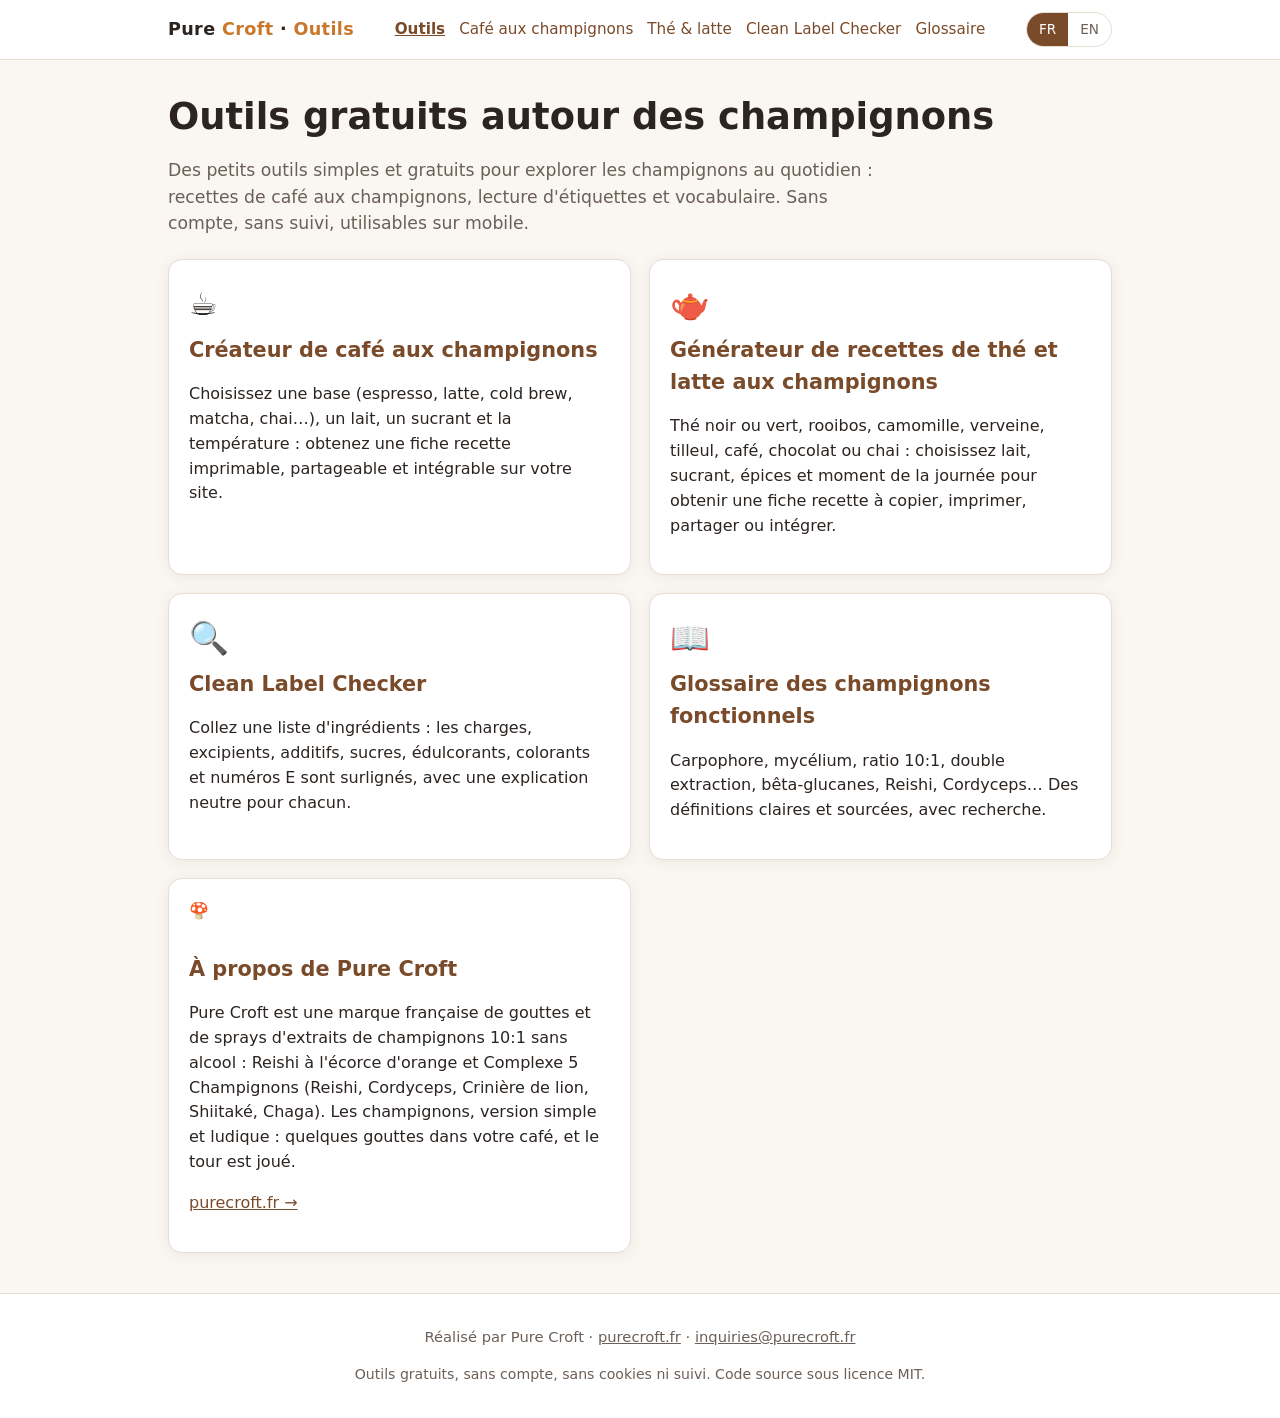
<file: index.html>
<!doctype html>
<html lang="fr" class="lang-fr">
<head>
<meta charset="utf-8">
<meta name="viewport" content="width=device-width, initial-scale=1">
<title>Outils gratuits autour des champignons | Pure Croft</title>
<meta name="description" content="Outils gratuits Pure Croft : créateur de café aux champignons, générateur de thés et lattes aux champignons, vérificateur d&#x27;étiquettes clean label et glossaire des champignons fonctionnels. Sans compte ni suivi.">
<meta name="pc-title-fr" content="Outils gratuits autour des champignons | Pure Croft">
<meta name="pc-title-en" content="Free mushroom tools | Pure Croft">
<link rel="canonical" href="https://purecroft.github.io/tools/">
<link rel="alternate" hreflang="fr" href="https://purecroft.github.io/tools/">
<link rel="alternate" hreflang="en" href="https://purecroft.github.io/tools/?lang=en">
<link rel="alternate" hreflang="x-default" href="https://purecroft.github.io/tools/">
<meta name="robots" content="index,follow">
<meta name="author" content="Pure Croft">
<meta name="theme-color" content="#7a4b2a">
<meta property="og:type" content="website">
<meta property="og:site_name" content="Pure Croft Tools">
<meta property="og:title" content="Outils gratuits autour des champignons | Pure Croft">
<meta property="og:description" content="Outils gratuits Pure Croft : créateur de café aux champignons, générateur de thés et lattes aux champignons, vérificateur d&#x27;étiquettes clean label et glossaire des champignons fonctionnels. Sans compte ni suivi.">
<meta property="og:url" content="https://purecroft.github.io/tools/">
<meta property="og:image" content="https://purecroft.github.io/tools/assets/og-index.png">
<meta property="og:image:width" content="1200">
<meta property="og:image:height" content="630">
<meta property="og:locale" content="fr_FR">
<meta property="og:locale:alternate" content="en_GB">
<meta name="twitter:card" content="summary_large_image">
<meta name="twitter:title" content="Free mushroom tools | Pure Croft">
<meta name="twitter:description" content="Free Pure Croft tools: mushroom coffee recipe builder, mushroom tea &amp; latte recipe generator, clean label ingredient checker and functional mushroom glossary. No account, no tracking.">
<meta name="twitter:image" content="https://purecroft.github.io/tools/assets/og-index.png">
<link rel="icon" href="assets/favicon.svg" type="image/svg+xml">
<link rel="stylesheet" href="assets/style.css">

<script src="assets/common.js"></script>
<script type="application/ld+json">
{
 "@context": "https://schema.org",
 "@graph": [
  {
   "@type": "WebSite",
   "name": "Pure Croft Tools",
   "url": "https://purecroft.github.io/tools/",
   "inLanguage": [
    "fr",
    "en"
   ],
   "publisher": {
    "@type": "Organization",
    "name": "Pure Croft",
    "url": "https://purecroft.fr/",
    "email": "inquiries@purecroft.fr"
   }
  },
  {
   "@type": "ItemList",
   "itemListElement": [
    {
     "@type": "ListItem",
     "position": 1,
     "url": "https://purecroft.github.io/tools/mushroom-coffee-builder/",
     "name": "Créateur de café aux champignons / Mushroom Coffee Builder"
    },
    {
     "@type": "ListItem",
     "position": 2,
     "url": "https://purecroft.github.io/tools/tea-latte/",
     "name": "Générateur de recettes de thé et latte aux champignons / Mushroom Tea & Latte Recipe Generator"
    },
    {
     "@type": "ListItem",
     "position": 3,
     "url": "https://purecroft.github.io/tools/clean-label-checker/",
     "name": "Clean Label Checker"
    },
    {
     "@type": "ListItem",
     "position": 4,
     "url": "https://purecroft.github.io/tools/glossary/",
     "name": "Glossaire des champignons fonctionnels / Functional mushroom glossary"
    }
   ]
  }
 ]
}
</script>

</head>
<body>
<a class="skip" href="#main"><span class="l-fr">Aller au contenu</span><span class="l-en" lang="en">Skip to content</span></a>
<header class="site"><div class="wrap">
<a class="logo" href="">Pure <span>Croft</span> · <span class="l-fr">Outils</span><span class="l-en" lang="en">Tools</span></a>
<nav class="tools" aria-label="Outils / Tools"><a href="" aria-current="page"><span class="l-fr">Outils</span><span class="l-en" lang="en">Tools</span></a><a href="mushroom-coffee-builder/"><span class="l-fr">Café aux champignons</span><span class="l-en" lang="en">Mushroom coffee</span></a><a href="tea-latte/"><span class="l-fr">Thé & latte</span><span class="l-en" lang="en">Tea & latte</span></a><a href="clean-label-checker/"><span class="l-fr">Clean Label Checker</span><span class="l-en" lang="en">Clean Label Checker</span></a><a href="glossary/"><span class="l-fr">Glossaire</span><span class="l-en" lang="en">Glossary</span></a></nav>
<div class="langswitch" role="group" aria-label="Langue / Language"><button type="button" data-lang="fr" aria-pressed="true">FR</button><button type="button" data-lang="en" aria-pressed="false">EN</button></div>
</div></header>
<main id="main"><div class="wrap">

<h1><span class="l-fr">Outils gratuits autour des champignons</span><span class="l-en" lang="en">Free mushroom tools</span></h1>
<p class="lede"><span class="l-fr">Des petits outils simples et gratuits pour explorer les champignons au quotidien : recettes de café aux champignons, lecture d'étiquettes et vocabulaire. Sans compte, sans suivi, utilisables sur mobile.</span><span class="l-en" lang="en">Small, simple and free tools to explore mushrooms in everyday life: mushroom coffee recipes, label reading and vocabulary. No account, no tracking, mobile friendly.</span></p>
<div class="grid two" style="margin-top:22px">
<a class="card tile" href="mushroom-coffee-builder/"><div class="emoji" aria-hidden="true">☕</div>
<h2><span class="l-fr">Créateur de café aux champignons</span><span class="l-en" lang="en">Mushroom Coffee Builder</span></h2>
<p><span class="l-fr">Choisissez une base (espresso, latte, cold brew, matcha, chai…), un lait, un sucrant et la température : obtenez une fiche recette imprimable, partageable et intégrable sur votre site.</span><span class="l-en" lang="en">Pick a base (espresso, latte, cold brew, matcha, chai…), milk, sweetener and temperature: get a printable, shareable recipe card you can also embed on your site.</span></p></a>
<a class="card tile" href="tea-latte/"><div class="emoji" aria-hidden="true">🫖</div>
<h2><span class="l-fr">Générateur de recettes de thé et latte aux champignons</span><span class="l-en" lang="en">Mushroom Tea & Latte Recipe Generator</span></h2>
<p><span class="l-fr">Thé noir ou vert, rooibos, camomille, verveine, tilleul, café, chocolat ou chai : choisissez lait, sucrant, épices et moment de la journée pour obtenir une fiche recette à copier, imprimer, partager ou intégrer.</span><span class="l-en" lang="en">Black or green tea, rooibos, chamomile, verbena, linden, coffee, cocoa or chai: pick milk, sweetener, spices and time of day to get a recipe card to copy, print, share or embed.</span></p></a>
<a class="card tile" href="clean-label-checker/"><div class="emoji" aria-hidden="true">🔍</div>
<h2><span class="l-fr">Clean Label Checker</span><span class="l-en" lang="en">Clean Label Checker</span></h2>
<p><span class="l-fr">Collez une liste d'ingrédients : les charges, excipients, additifs, sucres, édulcorants, colorants et numéros E sont surlignés, avec une explication neutre pour chacun.</span><span class="l-en" lang="en">Paste an ingredient list: fillers, excipients, additives, sugars, sweeteners, colours and E-numbers are highlighted, each with a neutral one-line explanation.</span></p></a>
<a class="card tile" href="glossary/"><div class="emoji" aria-hidden="true">📖</div>
<h2><span class="l-fr">Glossaire des champignons fonctionnels</span><span class="l-en" lang="en">Functional mushroom glossary</span></h2>
<p><span class="l-fr">Carpophore, mycélium, ratio 10:1, double extraction, bêta-glucanes, Reishi, Cordyceps… Des définitions claires et sourcées, avec recherche.</span><span class="l-en" lang="en">Fruiting body, mycelium, 10:1 ratio, dual extraction, beta-glucans, Reishi, Cordyceps… Clear, sourced definitions with search.</span></p></a>
<div class="card"><div class="emoji" aria-hidden="true">🍄</div>
<h2 style="color:var(--brand)"><span class="l-fr">À propos de Pure Croft</span><span class="l-en" lang="en">About Pure Croft</span></h2>
<p><span class="l-fr">Pure Croft est une marque française de gouttes et de sprays d'extraits de champignons 10:1 sans alcool : Reishi à l'écorce d'orange et Complexe 5 Champignons (Reishi, Cordyceps, Crinière de lion, Shiitaké, Chaga). Les champignons, version simple et ludique : quelques gouttes dans votre café, et le tour est joué.</span><span class="l-en" lang="en">Pure Croft is a French brand of alcohol-free 10:1 mushroom extract drops and sprays: Reishi with orange peel and the 5-Mushroom Complex (Reishi, Cordyceps, Lion's Mane, Shiitake, Chaga). Mushrooms made fun and convenient: a few drops in your coffee and you're done.</span></p>
<p><a href="https://purecroft.fr/">purecroft.fr →</a></p></div>
</div>

</div></main>
<footer class="site"><div class="wrap">
<p><span class="l-fr">Réalisé par</span><span class="l-en" lang="en">Made by</span> Pure Croft · <a href="https://purecroft.fr/">purecroft.fr</a> · <a href="mailto:inquiries@purecroft.fr">inquiries@purecroft.fr</a></p>
<p class="note"><span class="l-fr">Outils gratuits, sans compte, sans cookies ni suivi. Code source sous licence MIT.</span><span class="l-en" lang="en">Free tools, no account, no cookies, no tracking. Source code under the MIT licence.</span></p>
</div></footer>
</body>
</html>
</file>
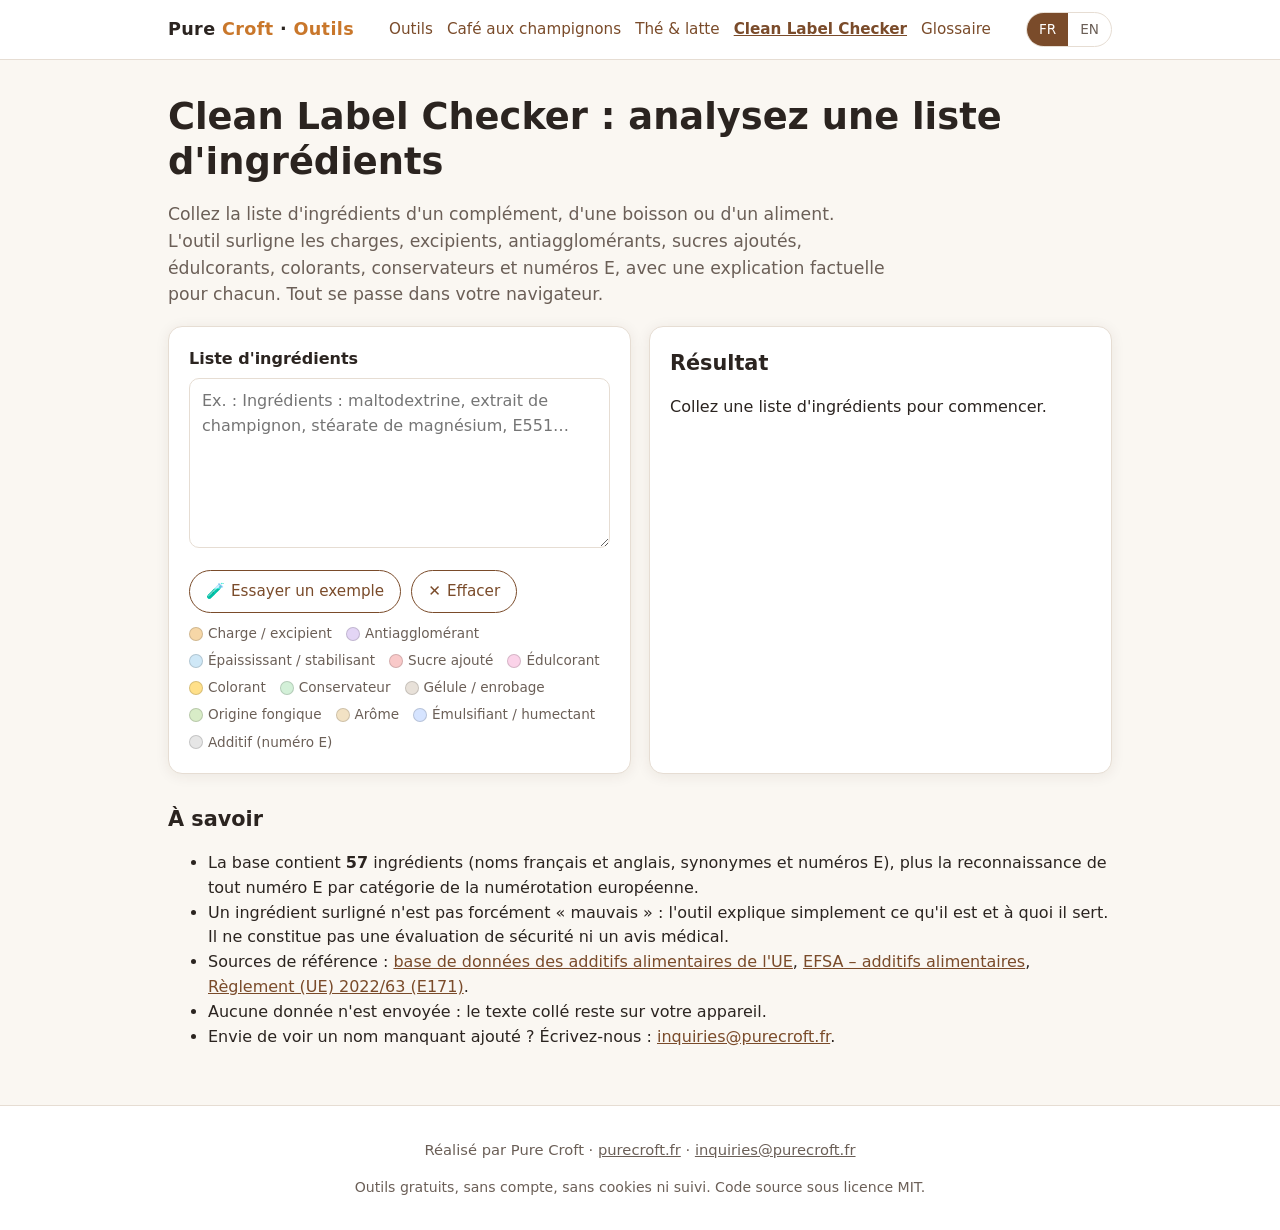
<file: clean-label-checker/index.html>
<!doctype html>
<html lang="fr" class="lang-fr">
<head>
<meta charset="utf-8">
<meta name="viewport" content="width=device-width, initial-scale=1">
<title>Clean Label Checker – analyse gratuite de liste d&#x27;ingrédients | Pure Croft</title>
<meta name="description" content="Collez une liste d&#x27;ingrédients : maltodextrine, stéarate de magnésium, dioxyde de silicium, carraghénane, édulcorants, colorants et numéros E sont surlignés et expliqués. Gratuit, sans suivi.">
<meta name="pc-title-fr" content="Clean Label Checker – analyse gratuite de liste d&#x27;ingrédients | Pure Croft">
<meta name="pc-title-en" content="Clean Label Checker – free ingredient list scanner | Pure Croft">
<link rel="canonical" href="https://purecroft.github.io/tools/clean-label-checker/">
<link rel="alternate" hreflang="fr" href="https://purecroft.github.io/tools/clean-label-checker/">
<link rel="alternate" hreflang="en" href="https://purecroft.github.io/tools/clean-label-checker/?lang=en">
<link rel="alternate" hreflang="x-default" href="https://purecroft.github.io/tools/clean-label-checker/">
<meta name="robots" content="index,follow">
<meta name="author" content="Pure Croft">
<meta name="theme-color" content="#7a4b2a">
<meta property="og:type" content="website">
<meta property="og:site_name" content="Pure Croft Tools">
<meta property="og:title" content="Clean Label Checker – analyse gratuite de liste d&#x27;ingrédients | Pure Croft">
<meta property="og:description" content="Collez une liste d&#x27;ingrédients : maltodextrine, stéarate de magnésium, dioxyde de silicium, carraghénane, édulcorants, colorants et numéros E sont surlignés et expliqués. Gratuit, sans suivi.">
<meta property="og:url" content="https://purecroft.github.io/tools/clean-label-checker/">
<meta property="og:image" content="https://purecroft.github.io/tools/assets/og-clean-label-checker.png">
<meta property="og:image:width" content="1200">
<meta property="og:image:height" content="630">
<meta property="og:locale" content="fr_FR">
<meta property="og:locale:alternate" content="en_GB">
<meta name="twitter:card" content="summary_large_image">
<meta name="twitter:title" content="Clean Label Checker – free ingredient list scanner | Pure Croft">
<meta name="twitter:description" content="Paste an ingredient list: maltodextrin, magnesium stearate, silicon dioxide, carrageenan, sweeteners, colours and E-numbers are highlighted and explained. Free, no tracking.">
<meta name="twitter:image" content="https://purecroft.github.io/tools/assets/og-clean-label-checker.png">
<link rel="icon" href="../assets/favicon.svg" type="image/svg+xml">
<link rel="stylesheet" href="../assets/style.css">
<style>
.hl{white-space:pre-wrap;word-wrap:break-word;line-height:1.9;background:#fff;border:1px solid var(--line);border-radius:10px;padding:12px}
.hl mark{border-radius:4px;padding:1px 2px;color:inherit}
.cat h3{font-size:1.02rem;margin:1.1em 0 .4em;display:flex;align-items:center;gap:8px}
.cat ul{margin:0;padding-left:1.2em}.cat li{margin:.5em 0}
.dot{display:inline-block;width:14px;height:14px;border-radius:50%;border:1px solid rgba(0,0,0,.15);flex:none}
.enum{font-size:.78rem;background:var(--accent);border-radius:6px;padding:1px 6px;margin-left:4px}
.legend{display:flex;flex-wrap:wrap;gap:6px 14px;font-size:.85rem;color:var(--muted);margin-top:10px}
.leg{display:inline-flex;align-items:center;gap:5px}
</style>
<script src="../assets/common.js"></script>
<script type="application/ld+json">
{
 "@context": "https://schema.org",
 "@type": "WebApplication",
 "name": "Clean Label Checker",
 "description": "Outil gratuit qui surligne charges, excipients et additifs dans une liste d'ingrédients. Free tool highlighting fillers, excipients and additives in an ingredient list.",
 "url": "https://purecroft.github.io/tools/clean-label-checker/",
 "applicationCategory": "UtilitiesApplication",
 "operatingSystem": "Any",
 "browserRequirements": "Requires JavaScript",
 "inLanguage": [
  "fr",
  "en"
 ],
 "isAccessibleForFree": true,
 "offers": {
  "@type": "Offer",
  "price": "0",
  "priceCurrency": "EUR"
 },
 "publisher": {
  "@type": "Organization",
  "name": "Pure Croft",
  "url": "https://purecroft.fr/",
  "email": "inquiries@purecroft.fr"
 },
 "creator": {
  "@type": "Organization",
  "name": "Pure Croft",
  "url": "https://purecroft.fr/",
  "email": "inquiries@purecroft.fr"
 },
 "license": "https://opensource.org/licenses/MIT"
}
</script>
<script src="data.js" defer></script><script src="app.js" defer></script>
</head>
<body>
<a class="skip" href="#main"><span class="l-fr">Aller au contenu</span><span class="l-en" lang="en">Skip to content</span></a>
<header class="site"><div class="wrap">
<a class="logo" href="../">Pure <span>Croft</span> · <span class="l-fr">Outils</span><span class="l-en" lang="en">Tools</span></a>
<nav class="tools" aria-label="Outils / Tools"><a href="../"><span class="l-fr">Outils</span><span class="l-en" lang="en">Tools</span></a><a href="../mushroom-coffee-builder/"><span class="l-fr">Café aux champignons</span><span class="l-en" lang="en">Mushroom coffee</span></a><a href="../tea-latte/"><span class="l-fr">Thé & latte</span><span class="l-en" lang="en">Tea & latte</span></a><a href="../clean-label-checker/" aria-current="page"><span class="l-fr">Clean Label Checker</span><span class="l-en" lang="en">Clean Label Checker</span></a><a href="../glossary/"><span class="l-fr">Glossaire</span><span class="l-en" lang="en">Glossary</span></a></nav>
<div class="langswitch" role="group" aria-label="Langue / Language"><button type="button" data-lang="fr" aria-pressed="true">FR</button><button type="button" data-lang="en" aria-pressed="false">EN</button></div>
</div></header>
<main id="main"><div class="wrap">

<h1><span class="l-fr">Clean Label Checker : analysez une liste d'ingrédients</span><span class="l-en" lang="en">Clean Label Checker: scan an ingredient list</span></h1>
<p class="lede"><span class="l-fr">Collez la liste d'ingrédients d'un complément, d'une boisson ou d'un aliment. L'outil surligne les charges, excipients, antiagglomérants, sucres ajoutés, édulcorants, colorants, conservateurs et numéros E, avec une explication factuelle pour chacun. Tout se passe dans votre navigateur.</span><span class="l-en" lang="en">Paste the ingredient list of a supplement, drink or food. The tool highlights fillers, excipients, anti-caking agents, added sugars, sweeteners, colours, preservatives and E-numbers, with a factual explanation for each. Everything runs in your browser.</span></p>
<div class="grid two" style="margin-top:18px">
<div class="card">
<label for="ingredients"><span class="l-fr">Liste d'ingrédients</span><span class="l-en" lang="en">Ingredient list</span></label>
<textarea id="ingredients" spellcheck="false" data-fr-placeholder="Ex. : Ingrédients : maltodextrine, extrait de champignon, stéarate de magnésium, E551…" data-en-placeholder="e.g. Ingredients: maltodextrin, mushroom extract, magnesium stearate, E551…" placeholder="Ex. : Ingrédients : maltodextrine, extrait de champignon, stéarate de magnésium, E551…"></textarea>
<div class="actions"><button type="button" class="btn ghost" id="btn-sample">🧪 <span class="l-fr">Essayer un exemple</span><span class="l-en" lang="en">Try an example</span></button><button type="button" class="btn ghost" id="btn-clear">✕ <span class="l-fr">Effacer</span><span class="l-en" lang="en">Clear</span></button></div>
<div class="legend" id="legend" aria-label="Legend"></div>
</div>
<div class="card" aria-live="polite">
<h2 style="margin-top:0"><span class="l-fr">Résultat</span><span class="l-en" lang="en">Result</span></h2>
<p id="summary"></p>
<div id="result-wrap" hidden>
<div class="hl" id="highlighted"></div>
<div id="results"></div>
</div>
</div>
</div>
<section>
<h2><span class="l-fr">À savoir</span><span class="l-en" lang="en">Good to know</span></h2>
<ul>
<li><span class="l-fr">La base contient <strong id="dict-count">…</strong> ingrédients (noms français et anglais, synonymes et numéros E), plus la reconnaissance de tout numéro E par catégorie de la numérotation européenne.</span><span class="l-en" lang="en">The dictionary holds <strong id="dict-count-en">…</strong> ingredients (French and English names, synonyms and E-numbers), plus recognition of any E-number by its EU numbering category.</span></li>
<li><span class="l-fr">Un ingrédient surligné n'est pas forcément « mauvais » : l'outil explique simplement ce qu'il est et à quoi il sert. Il ne constitue pas une évaluation de sécurité ni un avis médical.</span><span class="l-en" lang="en">A highlighted ingredient is not necessarily 'bad': the tool simply explains what it is and what it is used for. It is not a safety assessment or medical advice.</span></li>
<li><span class="l-fr">Sources de référence : <a href="https://food.ec.europa.eu/food-safety/food-improvement-agents/additives/database_en">base de données des additifs alimentaires de l'UE</a>, <a href="https://www.efsa.europa.eu/en/topics/topic/food-additives">EFSA – additifs alimentaires</a>, <a href="https://eur-lex.europa.eu/eli/reg/2022/63/oj">Règlement (UE) 2022/63 (E171)</a>.</span><span class="l-en" lang="en">Reference sources: <a href="https://food.ec.europa.eu/food-safety/food-improvement-agents/additives/database_en">EU food additives database</a>, <a href="https://www.efsa.europa.eu/en/topics/topic/food-additives">EFSA – food additives</a>, <a href="https://eur-lex.europa.eu/eli/reg/2022/63/oj">Regulation (EU) 2022/63 (E171)</a>.</span></li>
<li><span class="l-fr">Aucune donnée n'est envoyée : le texte collé reste sur votre appareil.</span><span class="l-en" lang="en">No data is sent anywhere: the text you paste stays on your device.</span></li>
<li><span class="l-fr">Envie de voir un nom manquant ajouté ? Écrivez-nous : <a href="mailto:inquiries@purecroft.fr">inquiries@purecroft.fr</a>.</span><span class="l-en" lang="en">Missing an ingredient? Tell us: <a href="mailto:inquiries@purecroft.fr">inquiries@purecroft.fr</a>.</span></li>
</ul>
</section>

</div></main>
<footer class="site"><div class="wrap">
<p><span class="l-fr">Réalisé par</span><span class="l-en" lang="en">Made by</span> Pure Croft · <a href="https://purecroft.fr/">purecroft.fr</a> · <a href="mailto:inquiries@purecroft.fr">inquiries@purecroft.fr</a></p>
<p class="note"><span class="l-fr">Outils gratuits, sans compte, sans cookies ni suivi. Code source sous licence MIT.</span><span class="l-en" lang="en">Free tools, no account, no cookies, no tracking. Source code under the MIT licence.</span></p>
</div></footer>
</body>
</html>
</file>
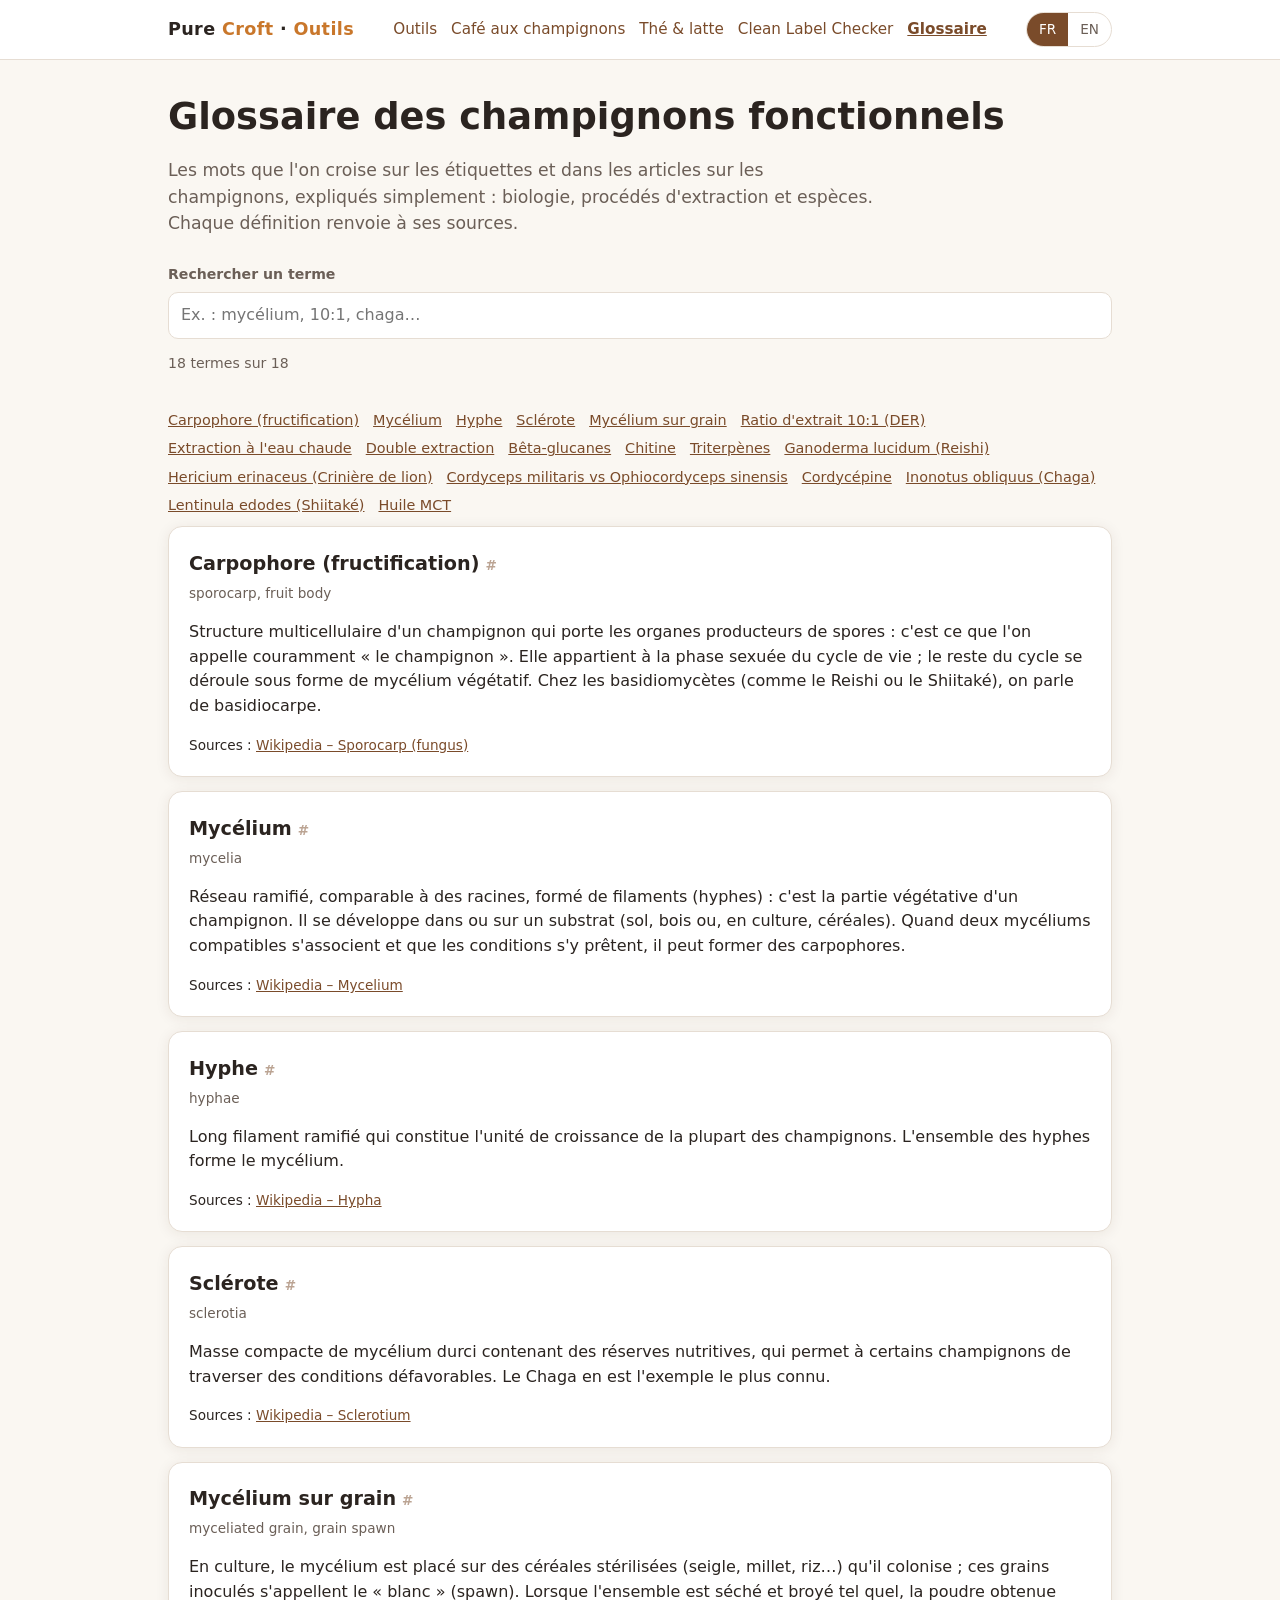
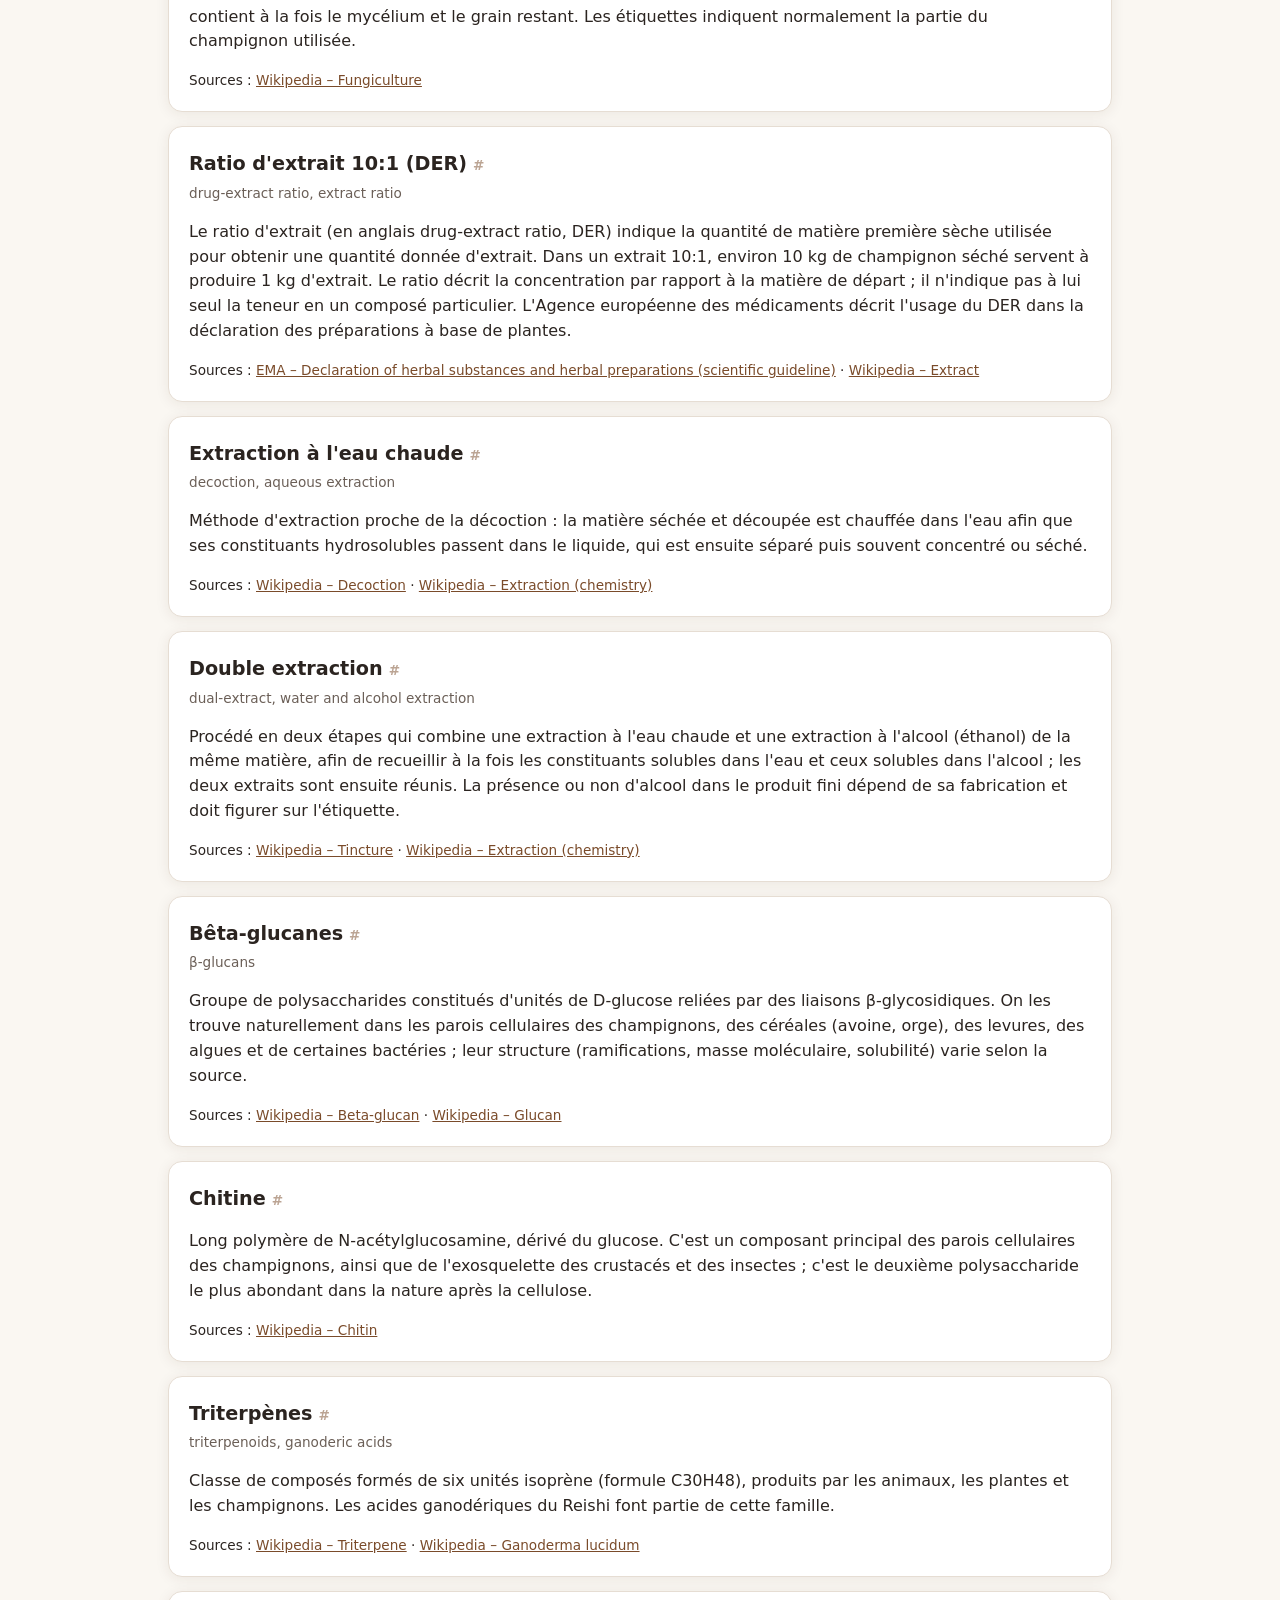
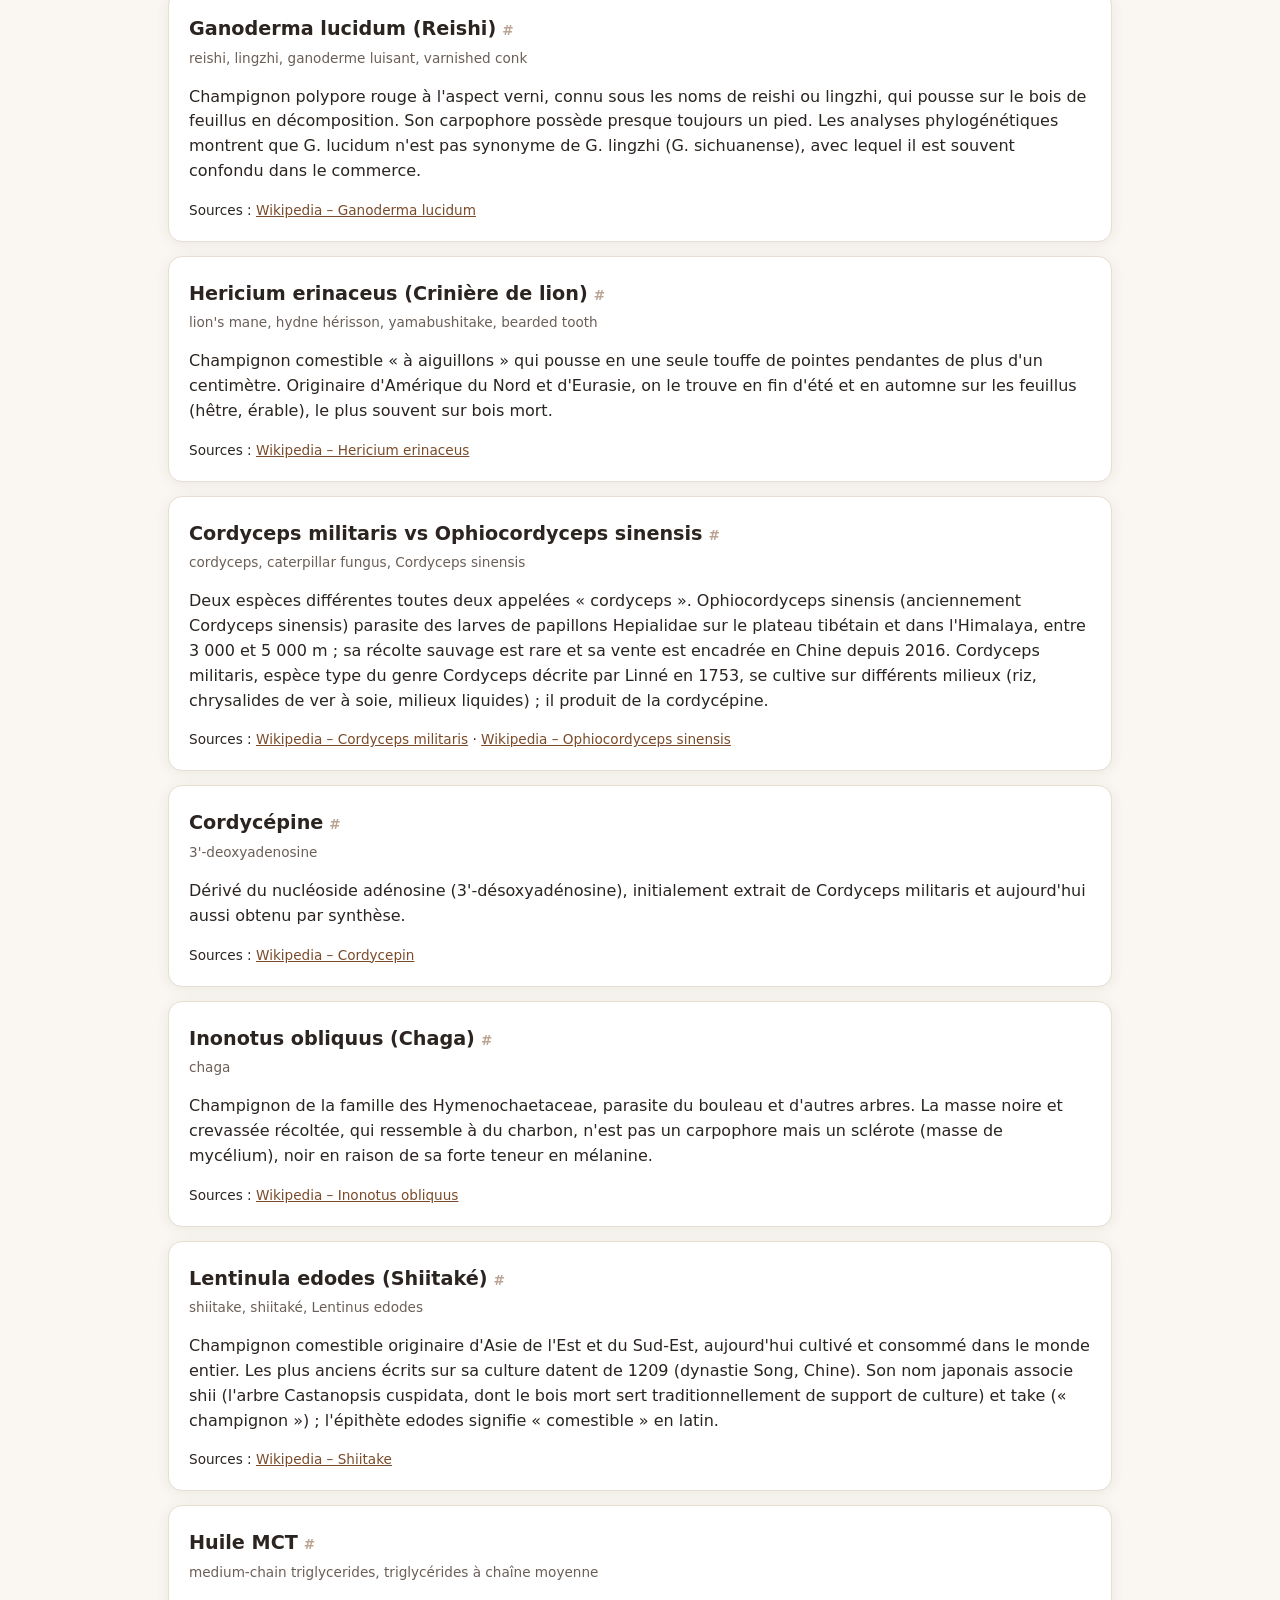
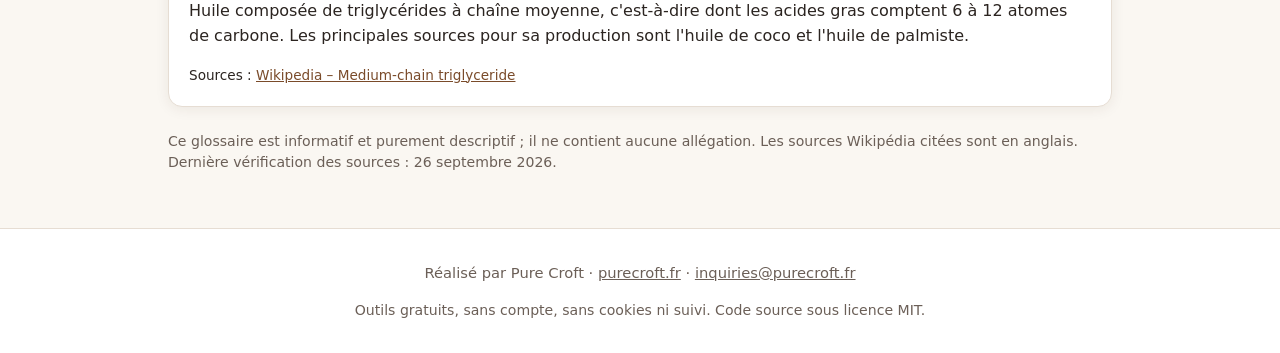
<file: glossary/index.html>
<!doctype html>
<html lang="fr" class="lang-fr">
<head>
<meta charset="utf-8">
<meta name="viewport" content="width=device-width, initial-scale=1">
<title>Glossaire des champignons fonctionnels : carpophore, mycélium, 10:1… | Pure Croft</title>
<meta name="description" content="Définitions claires et sourcées : carpophore, mycélium, ratio d&#x27;extrait 10:1, extraction à l&#x27;eau chaude, double extraction, bêta-glucanes, Reishi, Crinière de lion, Cordyceps, Chaga, Shiitaké.">
<meta name="pc-title-fr" content="Glossaire des champignons fonctionnels : carpophore, mycélium, 10:1… | Pure Croft">
<meta name="pc-title-en" content="Functional mushroom glossary: fruiting body, mycelium, 10:1… | Pure Croft">
<link rel="canonical" href="https://purecroft.github.io/tools/glossary/">
<link rel="alternate" hreflang="fr" href="https://purecroft.github.io/tools/glossary/">
<link rel="alternate" hreflang="en" href="https://purecroft.github.io/tools/glossary/?lang=en">
<link rel="alternate" hreflang="x-default" href="https://purecroft.github.io/tools/glossary/">
<meta name="robots" content="index,follow">
<meta name="author" content="Pure Croft">
<meta name="theme-color" content="#7a4b2a">
<meta property="og:type" content="website">
<meta property="og:site_name" content="Pure Croft Tools">
<meta property="og:title" content="Glossaire des champignons fonctionnels : carpophore, mycélium, 10:1… | Pure Croft">
<meta property="og:description" content="Définitions claires et sourcées : carpophore, mycélium, ratio d&#x27;extrait 10:1, extraction à l&#x27;eau chaude, double extraction, bêta-glucanes, Reishi, Crinière de lion, Cordyceps, Chaga, Shiitaké.">
<meta property="og:url" content="https://purecroft.github.io/tools/glossary/">
<meta property="og:image" content="https://purecroft.github.io/tools/assets/og-glossary.png">
<meta property="og:image:width" content="1200">
<meta property="og:image:height" content="630">
<meta property="og:locale" content="fr_FR">
<meta property="og:locale:alternate" content="en_GB">
<meta name="twitter:card" content="summary_large_image">
<meta name="twitter:title" content="Functional mushroom glossary: fruiting body, mycelium, 10:1… | Pure Croft">
<meta name="twitter:description" content="Clear, sourced definitions: fruiting body, mycelium, 10:1 extract ratio, hot-water and dual extraction, beta-glucans, Reishi, Lion&#x27;s Mane, Cordyceps, Chaga, Shiitake.">
<meta name="twitter:image" content="https://purecroft.github.io/tools/assets/og-glossary.png">
<link rel="icon" href="../assets/favicon.svg" type="image/svg+xml">
<link rel="stylesheet" href="../assets/style.css">
<style>
.search{position:sticky;top:0;background:var(--bg);padding:10px 0;z-index:5}
.term{scroll-margin-top:80px}
.term h2{margin:.1em 0 .2em;font-size:1.2rem}
.term .alt{font-size:.85rem;color:var(--muted);margin:0 0 .5em}
.term .src{font-size:.85rem;margin:.6em 0 0}
.term .anchor{font-size:.85rem;text-decoration:none;margin-left:6px;opacity:.5}
.terms{display:grid;gap:14px;margin-top:10px}
.toc{display:flex;flex-wrap:wrap;gap:6px 14px;font-size:.9rem;margin:10px 0}
</style>
<script src="../assets/common.js"></script>
<script type="application/ld+json">
{
 "@context": "https://schema.org",
 "@type": "DefinedTermSet",
 "@id": "https://purecroft.github.io/tools/glossary/",
 "name": "Glossaire des champignons fonctionnels / Functional mushroom glossary",
 "description": "Définitions sourcées des termes liés aux champignons : carpophore, mycélium, ratio 10:1, extraction, bêta-glucanes, espèces.",
 "url": "https://purecroft.github.io/tools/glossary/",
 "inLanguage": [
  "fr",
  "en"
 ],
 "publisher": {
  "@type": "Organization",
  "name": "Pure Croft",
  "url": "https://purecroft.fr/",
  "email": "inquiries@purecroft.fr"
 },
 "hasDefinedTerm": [
  {
   "@type": "DefinedTerm",
   "@id": "https://purecroft.github.io/tools/glossary/#fruiting-body",
   "name": "Carpophore (fructification)",
   "alternateName": [
    "Fruiting body",
    "sporocarp",
    "fruit body"
   ],
   "description": "Structure multicellulaire d'un champignon qui porte les organes producteurs de spores : c'est ce que l'on appelle couramment « le champignon ». Elle appartient à la phase sexuée du cycle de vie ; le reste du cycle se déroule sous forme de mycélium végétatif. Chez les basidiomycètes (comme le Reishi ou le Shiitaké), on parle de basidiocarpe.",
   "url": "https://purecroft.github.io/tools/glossary/#fruiting-body",
   "inDefinedTermSet": "https://purecroft.github.io/tools/glossary/",
   "sameAs": [
    "https://en.wikipedia.org/wiki/Sporocarp_(fungi)"
   ]
  },
  {
   "@type": "DefinedTerm",
   "@id": "https://purecroft.github.io/tools/glossary/#mycelium",
   "name": "Mycélium",
   "alternateName": [
    "Mycelium",
    "mycelia"
   ],
   "description": "Réseau ramifié, comparable à des racines, formé de filaments (hyphes) : c'est la partie végétative d'un champignon. Il se développe dans ou sur un substrat (sol, bois ou, en culture, céréales). Quand deux mycéliums compatibles s'associent et que les conditions s'y prêtent, il peut former des carpophores.",
   "url": "https://purecroft.github.io/tools/glossary/#mycelium",
   "inDefinedTermSet": "https://purecroft.github.io/tools/glossary/",
   "sameAs": [
    "https://en.wikipedia.org/wiki/Mycelium"
   ]
  },
  {
   "@type": "DefinedTerm",
   "@id": "https://purecroft.github.io/tools/glossary/#hypha",
   "name": "Hyphe",
   "alternateName": [
    "Hypha",
    "hyphae"
   ],
   "description": "Long filament ramifié qui constitue l'unité de croissance de la plupart des champignons. L'ensemble des hyphes forme le mycélium.",
   "url": "https://purecroft.github.io/tools/glossary/#hypha",
   "inDefinedTermSet": "https://purecroft.github.io/tools/glossary/",
   "sameAs": [
    "https://en.wikipedia.org/wiki/Hypha"
   ]
  },
  {
   "@type": "DefinedTerm",
   "@id": "https://purecroft.github.io/tools/glossary/#sclerotium",
   "name": "Sclérote",
   "alternateName": [
    "Sclerotium",
    "sclerotia"
   ],
   "description": "Masse compacte de mycélium durci contenant des réserves nutritives, qui permet à certains champignons de traverser des conditions défavorables. Le Chaga en est l'exemple le plus connu.",
   "url": "https://purecroft.github.io/tools/glossary/#sclerotium",
   "inDefinedTermSet": "https://purecroft.github.io/tools/glossary/",
   "sameAs": [
    "https://en.wikipedia.org/wiki/Sclerotium"
   ]
  },
  {
   "@type": "DefinedTerm",
   "@id": "https://purecroft.github.io/tools/glossary/#mycelium-on-grain",
   "name": "Mycélium sur grain",
   "alternateName": [
    "Mycelium on grain",
    "myceliated grain",
    "grain spawn"
   ],
   "description": "En culture, le mycélium est placé sur des céréales stérilisées (seigle, millet, riz…) qu'il colonise ; ces grains inoculés s'appellent le « blanc » (spawn). Lorsque l'ensemble est séché et broyé tel quel, la poudre obtenue contient à la fois le mycélium et le grain restant. Les étiquettes indiquent normalement la partie du champignon utilisée.",
   "url": "https://purecroft.github.io/tools/glossary/#mycelium-on-grain",
   "inDefinedTermSet": "https://purecroft.github.io/tools/glossary/",
   "sameAs": [
    "https://en.wikipedia.org/wiki/Fungiculture"
   ]
  },
  {
   "@type": "DefinedTerm",
   "@id": "https://purecroft.github.io/tools/glossary/#extract-ratio",
   "name": "Ratio d'extrait 10:1 (DER)",
   "alternateName": [
    "10:1 extract ratio (DER)",
    "drug-extract ratio",
    "extract ratio"
   ],
   "description": "Le ratio d'extrait (en anglais drug-extract ratio, DER) indique la quantité de matière première sèche utilisée pour obtenir une quantité donnée d'extrait. Dans un extrait 10:1, environ 10 kg de champignon séché servent à produire 1 kg d'extrait. Le ratio décrit la concentration par rapport à la matière de départ ; il n'indique pas à lui seul la teneur en un composé particulier. L'Agence européenne des médicaments décrit l'usage du DER dans la déclaration des préparations à base de plantes.",
   "url": "https://purecroft.github.io/tools/glossary/#extract-ratio",
   "inDefinedTermSet": "https://purecroft.github.io/tools/glossary/",
   "sameAs": [
    "https://www.ema.europa.eu/en/declaration-herbal-substances-herbal-preparations-herbal-medicinal-products-traditional-herbal-medicinal-products-scientific-guideline",
    "https://en.wikipedia.org/wiki/Extract"
   ]
  },
  {
   "@type": "DefinedTerm",
   "@id": "https://purecroft.github.io/tools/glossary/#hot-water-extraction",
   "name": "Extraction à l'eau chaude",
   "alternateName": [
    "Hot-water extraction",
    "decoction",
    "aqueous extraction"
   ],
   "description": "Méthode d'extraction proche de la décoction : la matière séchée et découpée est chauffée dans l'eau afin que ses constituants hydrosolubles passent dans le liquide, qui est ensuite séparé puis souvent concentré ou séché.",
   "url": "https://purecroft.github.io/tools/glossary/#hot-water-extraction",
   "inDefinedTermSet": "https://purecroft.github.io/tools/glossary/",
   "sameAs": [
    "https://en.wikipedia.org/wiki/Decoction",
    "https://en.wikipedia.org/wiki/Extraction_(chemistry)"
   ]
  },
  {
   "@type": "DefinedTerm",
   "@id": "https://purecroft.github.io/tools/glossary/#dual-extraction",
   "name": "Double extraction",
   "alternateName": [
    "Dual extraction",
    "dual-extract",
    "water and alcohol extraction"
   ],
   "description": "Procédé en deux étapes qui combine une extraction à l'eau chaude et une extraction à l'alcool (éthanol) de la même matière, afin de recueillir à la fois les constituants solubles dans l'eau et ceux solubles dans l'alcool ; les deux extraits sont ensuite réunis. La présence ou non d'alcool dans le produit fini dépend de sa fabrication et doit figurer sur l'étiquette.",
   "url": "https://purecroft.github.io/tools/glossary/#dual-extraction",
   "inDefinedTermSet": "https://purecroft.github.io/tools/glossary/",
   "sameAs": [
    "https://en.wikipedia.org/wiki/Tincture",
    "https://en.wikipedia.org/wiki/Extraction_(chemistry)"
   ]
  },
  {
   "@type": "DefinedTerm",
   "@id": "https://purecroft.github.io/tools/glossary/#beta-glucans",
   "name": "Bêta-glucanes",
   "alternateName": [
    "Beta-glucans",
    "β-glucans"
   ],
   "description": "Groupe de polysaccharides constitués d'unités de D-glucose reliées par des liaisons β-glycosidiques. On les trouve naturellement dans les parois cellulaires des champignons, des céréales (avoine, orge), des levures, des algues et de certaines bactéries ; leur structure (ramifications, masse moléculaire, solubilité) varie selon la source.",
   "url": "https://purecroft.github.io/tools/glossary/#beta-glucans",
   "inDefinedTermSet": "https://purecroft.github.io/tools/glossary/",
   "sameAs": [
    "https://en.wikipedia.org/wiki/Beta-glucan",
    "https://en.wikipedia.org/wiki/Glucan"
   ]
  },
  {
   "@type": "DefinedTerm",
   "@id": "https://purecroft.github.io/tools/glossary/#chitin",
   "name": "Chitine",
   "alternateName": [
    "Chitin"
   ],
   "description": "Long polymère de N-acétylglucosamine, dérivé du glucose. C'est un composant principal des parois cellulaires des champignons, ainsi que de l'exosquelette des crustacés et des insectes ; c'est le deuxième polysaccharide le plus abondant dans la nature après la cellulose.",
   "url": "https://purecroft.github.io/tools/glossary/#chitin",
   "inDefinedTermSet": "https://purecroft.github.io/tools/glossary/",
   "sameAs": [
    "https://en.wikipedia.org/wiki/Chitin"
   ]
  },
  {
   "@type": "DefinedTerm",
   "@id": "https://purecroft.github.io/tools/glossary/#triterpenes",
   "name": "Triterpènes",
   "alternateName": [
    "Triterpenes",
    "triterpenoids",
    "ganoderic acids"
   ],
   "description": "Classe de composés formés de six unités isoprène (formule C30H48), produits par les animaux, les plantes et les champignons. Les acides ganodériques du Reishi font partie de cette famille.",
   "url": "https://purecroft.github.io/tools/glossary/#triterpenes",
   "inDefinedTermSet": "https://purecroft.github.io/tools/glossary/",
   "sameAs": [
    "https://en.wikipedia.org/wiki/Triterpene",
    "https://en.wikipedia.org/wiki/Ganoderma_lucidum"
   ]
  },
  {
   "@type": "DefinedTerm",
   "@id": "https://purecroft.github.io/tools/glossary/#ganoderma-lucidum",
   "name": "Ganoderma lucidum (Reishi)",
   "alternateName": [
    "Ganoderma lucidum (Reishi)",
    "reishi",
    "lingzhi",
    "ganoderme luisant",
    "varnished conk"
   ],
   "description": "Champignon polypore rouge à l'aspect verni, connu sous les noms de reishi ou lingzhi, qui pousse sur le bois de feuillus en décomposition. Son carpophore possède presque toujours un pied. Les analyses phylogénétiques montrent que G. lucidum n'est pas synonyme de G. lingzhi (G. sichuanense), avec lequel il est souvent confondu dans le commerce.",
   "url": "https://purecroft.github.io/tools/glossary/#ganoderma-lucidum",
   "inDefinedTermSet": "https://purecroft.github.io/tools/glossary/",
   "sameAs": [
    "https://en.wikipedia.org/wiki/Ganoderma_lucidum"
   ]
  },
  {
   "@type": "DefinedTerm",
   "@id": "https://purecroft.github.io/tools/glossary/#hericium-erinaceus",
   "name": "Hericium erinaceus (Crinière de lion)",
   "alternateName": [
    "Hericium erinaceus (Lion's Mane)",
    "lion's mane",
    "hydne hérisson",
    "yamabushitake",
    "bearded tooth"
   ],
   "description": "Champignon comestible « à aiguillons » qui pousse en une seule touffe de pointes pendantes de plus d'un centimètre. Originaire d'Amérique du Nord et d'Eurasie, on le trouve en fin d'été et en automne sur les feuillus (hêtre, érable), le plus souvent sur bois mort.",
   "url": "https://purecroft.github.io/tools/glossary/#hericium-erinaceus",
   "inDefinedTermSet": "https://purecroft.github.io/tools/glossary/",
   "sameAs": [
    "https://en.wikipedia.org/wiki/Hericium_erinaceus"
   ]
  },
  {
   "@type": "DefinedTerm",
   "@id": "https://purecroft.github.io/tools/glossary/#cordyceps",
   "name": "Cordyceps militaris vs Ophiocordyceps sinensis",
   "alternateName": [
    "Cordyceps militaris vs Ophiocordyceps sinensis",
    "cordyceps",
    "caterpillar fungus",
    "Cordyceps sinensis"
   ],
   "description": "Deux espèces différentes toutes deux appelées « cordyceps ». Ophiocordyceps sinensis (anciennement Cordyceps sinensis) parasite des larves de papillons Hepialidae sur le plateau tibétain et dans l'Himalaya, entre 3 000 et 5 000 m ; sa récolte sauvage est rare et sa vente est encadrée en Chine depuis 2016. Cordyceps militaris, espèce type du genre Cordyceps décrite par Linné en 1753, se cultive sur différents milieux (riz, chrysalides de ver à soie, milieux liquides) ; il produit de la cordycépine.",
   "url": "https://purecroft.github.io/tools/glossary/#cordyceps",
   "inDefinedTermSet": "https://purecroft.github.io/tools/glossary/",
   "sameAs": [
    "https://en.wikipedia.org/wiki/Cordyceps_militaris",
    "https://en.wikipedia.org/wiki/Ophiocordyceps_sinensis"
   ]
  },
  {
   "@type": "DefinedTerm",
   "@id": "https://purecroft.github.io/tools/glossary/#cordycepin",
   "name": "Cordycépine",
   "alternateName": [
    "Cordycepin",
    "3'-deoxyadenosine"
   ],
   "description": "Dérivé du nucléoside adénosine (3'-désoxyadénosine), initialement extrait de Cordyceps militaris et aujourd'hui aussi obtenu par synthèse.",
   "url": "https://purecroft.github.io/tools/glossary/#cordycepin",
   "inDefinedTermSet": "https://purecroft.github.io/tools/glossary/",
   "sameAs": [
    "https://en.wikipedia.org/wiki/Cordycepin"
   ]
  },
  {
   "@type": "DefinedTerm",
   "@id": "https://purecroft.github.io/tools/glossary/#inonotus-obliquus",
   "name": "Inonotus obliquus (Chaga)",
   "alternateName": [
    "Inonotus obliquus (Chaga)",
    "chaga"
   ],
   "description": "Champignon de la famille des Hymenochaetaceae, parasite du bouleau et d'autres arbres. La masse noire et crevassée récoltée, qui ressemble à du charbon, n'est pas un carpophore mais un sclérote (masse de mycélium), noir en raison de sa forte teneur en mélanine.",
   "url": "https://purecroft.github.io/tools/glossary/#inonotus-obliquus",
   "inDefinedTermSet": "https://purecroft.github.io/tools/glossary/",
   "sameAs": [
    "https://en.wikipedia.org/wiki/Inonotus_obliquus"
   ]
  },
  {
   "@type": "DefinedTerm",
   "@id": "https://purecroft.github.io/tools/glossary/#lentinula-edodes",
   "name": "Lentinula edodes (Shiitaké)",
   "alternateName": [
    "Lentinula edodes (Shiitake)",
    "shiitake",
    "shiitaké",
    "Lentinus edodes"
   ],
   "description": "Champignon comestible originaire d'Asie de l'Est et du Sud-Est, aujourd'hui cultivé et consommé dans le monde entier. Les plus anciens écrits sur sa culture datent de 1209 (dynastie Song, Chine). Son nom japonais associe shii (l'arbre Castanopsis cuspidata, dont le bois mort sert traditionnellement de support de culture) et take (« champignon ») ; l'épithète edodes signifie « comestible » en latin.",
   "url": "https://purecroft.github.io/tools/glossary/#lentinula-edodes",
   "inDefinedTermSet": "https://purecroft.github.io/tools/glossary/",
   "sameAs": [
    "https://en.wikipedia.org/wiki/Shiitake"
   ]
  },
  {
   "@type": "DefinedTerm",
   "@id": "https://purecroft.github.io/tools/glossary/#mct-oil",
   "name": "Huile MCT",
   "alternateName": [
    "MCT oil",
    "medium-chain triglycerides",
    "triglycérides à chaîne moyenne"
   ],
   "description": "Huile composée de triglycérides à chaîne moyenne, c'est-à-dire dont les acides gras comptent 6 à 12 atomes de carbone. Les principales sources pour sa production sont l'huile de coco et l'huile de palmiste.",
   "url": "https://purecroft.github.io/tools/glossary/#mct-oil",
   "inDefinedTermSet": "https://purecroft.github.io/tools/glossary/",
   "sameAs": [
    "https://en.wikipedia.org/wiki/Medium-chain_triglyceride"
   ]
  }
 ]
}
</script>
<script src="app.js" defer></script>
</head>
<body>
<a class="skip" href="#main"><span class="l-fr">Aller au contenu</span><span class="l-en" lang="en">Skip to content</span></a>
<header class="site"><div class="wrap">
<a class="logo" href="../">Pure <span>Croft</span> · <span class="l-fr">Outils</span><span class="l-en" lang="en">Tools</span></a>
<nav class="tools" aria-label="Outils / Tools"><a href="../"><span class="l-fr">Outils</span><span class="l-en" lang="en">Tools</span></a><a href="../mushroom-coffee-builder/"><span class="l-fr">Café aux champignons</span><span class="l-en" lang="en">Mushroom coffee</span></a><a href="../tea-latte/"><span class="l-fr">Thé & latte</span><span class="l-en" lang="en">Tea & latte</span></a><a href="../clean-label-checker/"><span class="l-fr">Clean Label Checker</span><span class="l-en" lang="en">Clean Label Checker</span></a><a href="../glossary/" aria-current="page"><span class="l-fr">Glossaire</span><span class="l-en" lang="en">Glossary</span></a></nav>
<div class="langswitch" role="group" aria-label="Langue / Language"><button type="button" data-lang="fr" aria-pressed="true">FR</button><button type="button" data-lang="en" aria-pressed="false">EN</button></div>
</div></header>
<main id="main"><div class="wrap">

<h1><span class="l-fr">Glossaire des champignons fonctionnels</span><span class="l-en" lang="en">Functional mushroom glossary</span></h1>
<p class="lede"><span class="l-fr">Les mots que l'on croise sur les étiquettes et dans les articles sur les champignons, expliqués simplement : biologie, procédés d'extraction et espèces. Chaque définition renvoie à ses sources.</span><span class="l-en" lang="en">The words you meet on labels and in articles about mushrooms, explained simply: biology, extraction processes and species. Every definition links to its sources.</span></p>
<div class="search"><label for="q" class="note"><span class="l-fr">Rechercher un terme</span><span class="l-en" lang="en">Search a term</span></label>
<input type="search" id="q" autocomplete="off" data-fr-placeholder="Ex. : mycélium, 10:1, chaga…" data-en-placeholder="e.g. mycelium, 10:1, chaga…" placeholder="Ex. : mycélium, 10:1, chaga…">
<p class="note" id="count" aria-live="polite"></p></div>
<nav class="toc" aria-label="Index"><a href="#fruiting-body"><span class="l-fr">Carpophore (fructification)</span><span class="l-en" lang="en">Fruiting body</span></a><a href="#mycelium"><span class="l-fr">Mycélium</span><span class="l-en" lang="en">Mycelium</span></a><a href="#hypha"><span class="l-fr">Hyphe</span><span class="l-en" lang="en">Hypha</span></a><a href="#sclerotium"><span class="l-fr">Sclérote</span><span class="l-en" lang="en">Sclerotium</span></a><a href="#mycelium-on-grain"><span class="l-fr">Mycélium sur grain</span><span class="l-en" lang="en">Mycelium on grain</span></a><a href="#extract-ratio"><span class="l-fr">Ratio d&#x27;extrait 10:1 (DER)</span><span class="l-en" lang="en">10:1 extract ratio (DER)</span></a><a href="#hot-water-extraction"><span class="l-fr">Extraction à l&#x27;eau chaude</span><span class="l-en" lang="en">Hot-water extraction</span></a><a href="#dual-extraction"><span class="l-fr">Double extraction</span><span class="l-en" lang="en">Dual extraction</span></a><a href="#beta-glucans"><span class="l-fr">Bêta-glucanes</span><span class="l-en" lang="en">Beta-glucans</span></a><a href="#chitin"><span class="l-fr">Chitine</span><span class="l-en" lang="en">Chitin</span></a><a href="#triterpenes"><span class="l-fr">Triterpènes</span><span class="l-en" lang="en">Triterpenes</span></a><a href="#ganoderma-lucidum"><span class="l-fr">Ganoderma lucidum (Reishi)</span><span class="l-en" lang="en">Ganoderma lucidum (Reishi)</span></a><a href="#hericium-erinaceus"><span class="l-fr">Hericium erinaceus (Crinière de lion)</span><span class="l-en" lang="en">Hericium erinaceus (Lion&#x27;s Mane)</span></a><a href="#cordyceps"><span class="l-fr">Cordyceps militaris vs Ophiocordyceps sinensis</span><span class="l-en" lang="en">Cordyceps militaris vs Ophiocordyceps sinensis</span></a><a href="#cordycepin"><span class="l-fr">Cordycépine</span><span class="l-en" lang="en">Cordycepin</span></a><a href="#inonotus-obliquus"><span class="l-fr">Inonotus obliquus (Chaga)</span><span class="l-en" lang="en">Inonotus obliquus (Chaga)</span></a><a href="#lentinula-edodes"><span class="l-fr">Lentinula edodes (Shiitaké)</span><span class="l-en" lang="en">Lentinula edodes (Shiitake)</span></a><a href="#mct-oil"><span class="l-fr">Huile MCT</span><span class="l-en" lang="en">MCT oil</span></a></nav>
<div class="terms" id="terms">
<article class="card term" id="fruiting-body" data-search="Carpophore (fructification) Fruiting body sporocarp, fruit body Structure multicellulaire d&#x27;un champignon qui porte les organes producteurs de spores : c&#x27;est ce que l&#x27;on appelle couramment « le champignon ». Elle appartient à la phase sexuée du cycle de vie ; le reste du cycle se déroule sous forme de mycélium végétatif. Chez les basidiomycètes (comme le Reishi ou le Shiitaké), on parle de basidiocarpe. The multicellular structure of a fungus that bears the spore-producing structures – what is commonly called &#x27;the mushroom&#x27;. It belongs to the sexual phase of the fungal life cycle; the rest of the life cycle is vegetative growth as mycelium. In basidiomycetes (such as Reishi or Shiitake) it is called a basidiocarp.">
<h2><span class="l-fr">Carpophore (fructification)</span><span class="l-en" lang="en">Fruiting body</span><a class="anchor" href="#fruiting-body" aria-label="Lien / Link">#</a></h2>
<p class="alt">sporocarp, fruit body</p>
<p><span class="l-fr">Structure multicellulaire d&#x27;un champignon qui porte les organes producteurs de spores : c&#x27;est ce que l&#x27;on appelle couramment « le champignon ». Elle appartient à la phase sexuée du cycle de vie ; le reste du cycle se déroule sous forme de mycélium végétatif. Chez les basidiomycètes (comme le Reishi ou le Shiitaké), on parle de basidiocarpe.</span><span class="l-en" lang="en">The multicellular structure of a fungus that bears the spore-producing structures – what is commonly called &#x27;the mushroom&#x27;. It belongs to the sexual phase of the fungal life cycle; the rest of the life cycle is vegetative growth as mycelium. In basidiomycetes (such as Reishi or Shiitake) it is called a basidiocarp.</span></p>
<p class="src"><span class="l-fr">Sources :</span><span class="l-en" lang="en">Sources:</span> <a href="https://en.wikipedia.org/wiki/Sporocarp_(fungi)" rel="noopener" target="_blank">Wikipedia – Sporocarp (fungus)</a></p>
</article><article class="card term" id="mycelium" data-search="Mycélium Mycelium mycelia Réseau ramifié, comparable à des racines, formé de filaments (hyphes) : c&#x27;est la partie végétative d&#x27;un champignon. Il se développe dans ou sur un substrat (sol, bois ou, en culture, céréales). Quand deux mycéliums compatibles s&#x27;associent et que les conditions s&#x27;y prêtent, il peut former des carpophores. The root-like network of branching, thread-like filaments (hyphae) that forms the vegetative part of a fungus. It grows in or on a substrate (soil, wood or, in cultivation, grain). When compatible mycelia join and conditions are right, it can form fruiting bodies.">
<h2><span class="l-fr">Mycélium</span><span class="l-en" lang="en">Mycelium</span><a class="anchor" href="#mycelium" aria-label="Lien / Link">#</a></h2>
<p class="alt">mycelia</p>
<p><span class="l-fr">Réseau ramifié, comparable à des racines, formé de filaments (hyphes) : c&#x27;est la partie végétative d&#x27;un champignon. Il se développe dans ou sur un substrat (sol, bois ou, en culture, céréales). Quand deux mycéliums compatibles s&#x27;associent et que les conditions s&#x27;y prêtent, il peut former des carpophores.</span><span class="l-en" lang="en">The root-like network of branching, thread-like filaments (hyphae) that forms the vegetative part of a fungus. It grows in or on a substrate (soil, wood or, in cultivation, grain). When compatible mycelia join and conditions are right, it can form fruiting bodies.</span></p>
<p class="src"><span class="l-fr">Sources :</span><span class="l-en" lang="en">Sources:</span> <a href="https://en.wikipedia.org/wiki/Mycelium" rel="noopener" target="_blank">Wikipedia – Mycelium</a></p>
</article><article class="card term" id="hypha" data-search="Hyphe Hypha hyphae Long filament ramifié qui constitue l&#x27;unité de croissance de la plupart des champignons. L&#x27;ensemble des hyphes forme le mycélium. A long, branching filament that is the main mode of vegetative growth in most fungi. Collectively, hyphae form the mycelium.">
<h2><span class="l-fr">Hyphe</span><span class="l-en" lang="en">Hypha</span><a class="anchor" href="#hypha" aria-label="Lien / Link">#</a></h2>
<p class="alt">hyphae</p>
<p><span class="l-fr">Long filament ramifié qui constitue l&#x27;unité de croissance de la plupart des champignons. L&#x27;ensemble des hyphes forme le mycélium.</span><span class="l-en" lang="en">A long, branching filament that is the main mode of vegetative growth in most fungi. Collectively, hyphae form the mycelium.</span></p>
<p class="src"><span class="l-fr">Sources :</span><span class="l-en" lang="en">Sources:</span> <a href="https://en.wikipedia.org/wiki/Hypha" rel="noopener" target="_blank">Wikipedia – Hypha</a></p>
</article><article class="card term" id="sclerotium" data-search="Sclérote Sclerotium sclerotia Masse compacte de mycélium durci contenant des réserves nutritives, qui permet à certains champignons de traverser des conditions défavorables. Le Chaga en est l&#x27;exemple le plus connu. A compact mass of hardened fungal mycelium containing food reserves, which helps some fungi survive unfavourable conditions. Chaga is the best-known example.">
<h2><span class="l-fr">Sclérote</span><span class="l-en" lang="en">Sclerotium</span><a class="anchor" href="#sclerotium" aria-label="Lien / Link">#</a></h2>
<p class="alt">sclerotia</p>
<p><span class="l-fr">Masse compacte de mycélium durci contenant des réserves nutritives, qui permet à certains champignons de traverser des conditions défavorables. Le Chaga en est l&#x27;exemple le plus connu.</span><span class="l-en" lang="en">A compact mass of hardened fungal mycelium containing food reserves, which helps some fungi survive unfavourable conditions. Chaga is the best-known example.</span></p>
<p class="src"><span class="l-fr">Sources :</span><span class="l-en" lang="en">Sources:</span> <a href="https://en.wikipedia.org/wiki/Sclerotium" rel="noopener" target="_blank">Wikipedia – Sclerotium</a></p>
</article><article class="card term" id="mycelium-on-grain" data-search="Mycélium sur grain Mycelium on grain myceliated grain, grain spawn En culture, le mycélium est placé sur des céréales stérilisées (seigle, millet, riz…) qu&#x27;il colonise ; ces grains inoculés s&#x27;appellent le « blanc » (spawn). Lorsque l&#x27;ensemble est séché et broyé tel quel, la poudre obtenue contient à la fois le mycélium et le grain restant. Les étiquettes indiquent normalement la partie du champignon utilisée. In cultivation, mycelium is placed on sterilised grains (rye, millet, rice…) which it colonises; the inoculated grains are called spawn. When the whole culture is dried and ground as is, the resulting powder contains both the mycelium and the remaining grain. Labels normally state which part of the fungus is used.">
<h2><span class="l-fr">Mycélium sur grain</span><span class="l-en" lang="en">Mycelium on grain</span><a class="anchor" href="#mycelium-on-grain" aria-label="Lien / Link">#</a></h2>
<p class="alt">myceliated grain, grain spawn</p>
<p><span class="l-fr">En culture, le mycélium est placé sur des céréales stérilisées (seigle, millet, riz…) qu&#x27;il colonise ; ces grains inoculés s&#x27;appellent le « blanc » (spawn). Lorsque l&#x27;ensemble est séché et broyé tel quel, la poudre obtenue contient à la fois le mycélium et le grain restant. Les étiquettes indiquent normalement la partie du champignon utilisée.</span><span class="l-en" lang="en">In cultivation, mycelium is placed on sterilised grains (rye, millet, rice…) which it colonises; the inoculated grains are called spawn. When the whole culture is dried and ground as is, the resulting powder contains both the mycelium and the remaining grain. Labels normally state which part of the fungus is used.</span></p>
<p class="src"><span class="l-fr">Sources :</span><span class="l-en" lang="en">Sources:</span> <a href="https://en.wikipedia.org/wiki/Fungiculture" rel="noopener" target="_blank">Wikipedia – Fungiculture</a></p>
</article><article class="card term" id="extract-ratio" data-search="Ratio d&#x27;extrait 10:1 (DER) 10:1 extract ratio (DER) drug-extract ratio, extract ratio Le ratio d&#x27;extrait (en anglais drug-extract ratio, DER) indique la quantité de matière première sèche utilisée pour obtenir une quantité donnée d&#x27;extrait. Dans un extrait 10:1, environ 10 kg de champignon séché servent à produire 1 kg d&#x27;extrait. Le ratio décrit la concentration par rapport à la matière de départ ; il n&#x27;indique pas à lui seul la teneur en un composé particulier. L&#x27;Agence européenne des médicaments décrit l&#x27;usage du DER dans la déclaration des préparations à base de plantes. An extract ratio (drug-extract ratio, DER) states how much dried starting material was used to obtain a given quantity of extract. In a 10:1 extract, about 10 kg of dried mushroom is used to make 1 kg of extract. The ratio describes concentration relative to the starting material; on its own it does not state the content of any particular compound. The European Medicines Agency describes how the DER is used when declaring herbal preparations.">
<h2><span class="l-fr">Ratio d&#x27;extrait 10:1 (DER)</span><span class="l-en" lang="en">10:1 extract ratio (DER)</span><a class="anchor" href="#extract-ratio" aria-label="Lien / Link">#</a></h2>
<p class="alt">drug-extract ratio, extract ratio</p>
<p><span class="l-fr">Le ratio d&#x27;extrait (en anglais drug-extract ratio, DER) indique la quantité de matière première sèche utilisée pour obtenir une quantité donnée d&#x27;extrait. Dans un extrait 10:1, environ 10 kg de champignon séché servent à produire 1 kg d&#x27;extrait. Le ratio décrit la concentration par rapport à la matière de départ ; il n&#x27;indique pas à lui seul la teneur en un composé particulier. L&#x27;Agence européenne des médicaments décrit l&#x27;usage du DER dans la déclaration des préparations à base de plantes.</span><span class="l-en" lang="en">An extract ratio (drug-extract ratio, DER) states how much dried starting material was used to obtain a given quantity of extract. In a 10:1 extract, about 10 kg of dried mushroom is used to make 1 kg of extract. The ratio describes concentration relative to the starting material; on its own it does not state the content of any particular compound. The European Medicines Agency describes how the DER is used when declaring herbal preparations.</span></p>
<p class="src"><span class="l-fr">Sources :</span><span class="l-en" lang="en">Sources:</span> <a href="https://www.ema.europa.eu/en/declaration-herbal-substances-herbal-preparations-herbal-medicinal-products-traditional-herbal-medicinal-products-scientific-guideline" rel="noopener" target="_blank">EMA – Declaration of herbal substances and herbal preparations (scientific guideline)</a> · <a href="https://en.wikipedia.org/wiki/Extract" rel="noopener" target="_blank">Wikipedia – Extract</a></p>
</article><article class="card term" id="hot-water-extraction" data-search="Extraction à l&#x27;eau chaude Hot-water extraction decoction, aqueous extraction Méthode d&#x27;extraction proche de la décoction : la matière séchée et découpée est chauffée dans l&#x27;eau afin que ses constituants hydrosolubles passent dans le liquide, qui est ensuite séparé puis souvent concentré ou séché. An extraction method similar to a decoction: the dried, cut material is heated in water so that its water-soluble constituents pass into the liquid, which is then separated and often concentrated or dried.">
<h2><span class="l-fr">Extraction à l&#x27;eau chaude</span><span class="l-en" lang="en">Hot-water extraction</span><a class="anchor" href="#hot-water-extraction" aria-label="Lien / Link">#</a></h2>
<p class="alt">decoction, aqueous extraction</p>
<p><span class="l-fr">Méthode d&#x27;extraction proche de la décoction : la matière séchée et découpée est chauffée dans l&#x27;eau afin que ses constituants hydrosolubles passent dans le liquide, qui est ensuite séparé puis souvent concentré ou séché.</span><span class="l-en" lang="en">An extraction method similar to a decoction: the dried, cut material is heated in water so that its water-soluble constituents pass into the liquid, which is then separated and often concentrated or dried.</span></p>
<p class="src"><span class="l-fr">Sources :</span><span class="l-en" lang="en">Sources:</span> <a href="https://en.wikipedia.org/wiki/Decoction" rel="noopener" target="_blank">Wikipedia – Decoction</a> · <a href="https://en.wikipedia.org/wiki/Extraction_(chemistry)" rel="noopener" target="_blank">Wikipedia – Extraction (chemistry)</a></p>
</article><article class="card term" id="dual-extraction" data-search="Double extraction Dual extraction dual-extract, water and alcohol extraction Procédé en deux étapes qui combine une extraction à l&#x27;eau chaude et une extraction à l&#x27;alcool (éthanol) de la même matière, afin de recueillir à la fois les constituants solubles dans l&#x27;eau et ceux solubles dans l&#x27;alcool ; les deux extraits sont ensuite réunis. La présence ou non d&#x27;alcool dans le produit fini dépend de sa fabrication et doit figurer sur l&#x27;étiquette. A two-step process that combines a hot-water extraction and an alcohol (ethanol) extraction of the same material, to collect both water-soluble and alcohol-soluble constituents; the two extracts are then combined. Whether the finished product contains alcohol depends on how it is made and should be stated on the label.">
<h2><span class="l-fr">Double extraction</span><span class="l-en" lang="en">Dual extraction</span><a class="anchor" href="#dual-extraction" aria-label="Lien / Link">#</a></h2>
<p class="alt">dual-extract, water and alcohol extraction</p>
<p><span class="l-fr">Procédé en deux étapes qui combine une extraction à l&#x27;eau chaude et une extraction à l&#x27;alcool (éthanol) de la même matière, afin de recueillir à la fois les constituants solubles dans l&#x27;eau et ceux solubles dans l&#x27;alcool ; les deux extraits sont ensuite réunis. La présence ou non d&#x27;alcool dans le produit fini dépend de sa fabrication et doit figurer sur l&#x27;étiquette.</span><span class="l-en" lang="en">A two-step process that combines a hot-water extraction and an alcohol (ethanol) extraction of the same material, to collect both water-soluble and alcohol-soluble constituents; the two extracts are then combined. Whether the finished product contains alcohol depends on how it is made and should be stated on the label.</span></p>
<p class="src"><span class="l-fr">Sources :</span><span class="l-en" lang="en">Sources:</span> <a href="https://en.wikipedia.org/wiki/Tincture" rel="noopener" target="_blank">Wikipedia – Tincture</a> · <a href="https://en.wikipedia.org/wiki/Extraction_(chemistry)" rel="noopener" target="_blank">Wikipedia – Extraction (chemistry)</a></p>
</article><article class="card term" id="beta-glucans" data-search="Bêta-glucanes Beta-glucans β-glucans Groupe de polysaccharides constitués d&#x27;unités de D-glucose reliées par des liaisons β-glycosidiques. On les trouve naturellement dans les parois cellulaires des champignons, des céréales (avoine, orge), des levures, des algues et de certaines bactéries ; leur structure (ramifications, masse moléculaire, solubilité) varie selon la source. A group of polysaccharides made of D-glucose units joined by β-glycosidic bonds. They occur naturally in the cell walls of fungi, cereals (oats, barley), yeasts, algae and some bacteria; their structure (branching, molecular mass, solubility) differs by source.">
<h2><span class="l-fr">Bêta-glucanes</span><span class="l-en" lang="en">Beta-glucans</span><a class="anchor" href="#beta-glucans" aria-label="Lien / Link">#</a></h2>
<p class="alt">β-glucans</p>
<p><span class="l-fr">Groupe de polysaccharides constitués d&#x27;unités de D-glucose reliées par des liaisons β-glycosidiques. On les trouve naturellement dans les parois cellulaires des champignons, des céréales (avoine, orge), des levures, des algues et de certaines bactéries ; leur structure (ramifications, masse moléculaire, solubilité) varie selon la source.</span><span class="l-en" lang="en">A group of polysaccharides made of D-glucose units joined by β-glycosidic bonds. They occur naturally in the cell walls of fungi, cereals (oats, barley), yeasts, algae and some bacteria; their structure (branching, molecular mass, solubility) differs by source.</span></p>
<p class="src"><span class="l-fr">Sources :</span><span class="l-en" lang="en">Sources:</span> <a href="https://en.wikipedia.org/wiki/Beta-glucan" rel="noopener" target="_blank">Wikipedia – Beta-glucan</a> · <a href="https://en.wikipedia.org/wiki/Glucan" rel="noopener" target="_blank">Wikipedia – Glucan</a></p>
</article><article class="card term" id="chitin" data-search="Chitine Chitin  Long polymère de N-acétylglucosamine, dérivé du glucose. C&#x27;est un composant principal des parois cellulaires des champignons, ainsi que de l&#x27;exosquelette des crustacés et des insectes ; c&#x27;est le deuxième polysaccharide le plus abondant dans la nature après la cellulose. A long-chain polymer of N-acetylglucosamine, a glucose derivative. It is a primary component of fungal cell walls, as well as of the exoskeletons of crustaceans and insects; it is the second most abundant polysaccharide in nature after cellulose.">
<h2><span class="l-fr">Chitine</span><span class="l-en" lang="en">Chitin</span><a class="anchor" href="#chitin" aria-label="Lien / Link">#</a></h2>

<p><span class="l-fr">Long polymère de N-acétylglucosamine, dérivé du glucose. C&#x27;est un composant principal des parois cellulaires des champignons, ainsi que de l&#x27;exosquelette des crustacés et des insectes ; c&#x27;est le deuxième polysaccharide le plus abondant dans la nature après la cellulose.</span><span class="l-en" lang="en">A long-chain polymer of N-acetylglucosamine, a glucose derivative. It is a primary component of fungal cell walls, as well as of the exoskeletons of crustaceans and insects; it is the second most abundant polysaccharide in nature after cellulose.</span></p>
<p class="src"><span class="l-fr">Sources :</span><span class="l-en" lang="en">Sources:</span> <a href="https://en.wikipedia.org/wiki/Chitin" rel="noopener" target="_blank">Wikipedia – Chitin</a></p>
</article><article class="card term" id="triterpenes" data-search="Triterpènes Triterpenes triterpenoids, ganoderic acids Classe de composés formés de six unités isoprène (formule C30H48), produits par les animaux, les plantes et les champignons. Les acides ganodériques du Reishi font partie de cette famille. A class of compounds made of six isoprene units (formula C30H48), produced by animals, plants and fungi. The ganoderic acids found in Reishi belong to this family.">
<h2><span class="l-fr">Triterpènes</span><span class="l-en" lang="en">Triterpenes</span><a class="anchor" href="#triterpenes" aria-label="Lien / Link">#</a></h2>
<p class="alt">triterpenoids, ganoderic acids</p>
<p><span class="l-fr">Classe de composés formés de six unités isoprène (formule C30H48), produits par les animaux, les plantes et les champignons. Les acides ganodériques du Reishi font partie de cette famille.</span><span class="l-en" lang="en">A class of compounds made of six isoprene units (formula C30H48), produced by animals, plants and fungi. The ganoderic acids found in Reishi belong to this family.</span></p>
<p class="src"><span class="l-fr">Sources :</span><span class="l-en" lang="en">Sources:</span> <a href="https://en.wikipedia.org/wiki/Triterpene" rel="noopener" target="_blank">Wikipedia – Triterpene</a> · <a href="https://en.wikipedia.org/wiki/Ganoderma_lucidum" rel="noopener" target="_blank">Wikipedia – Ganoderma lucidum</a></p>
</article><article class="card term" id="ganoderma-lucidum" data-search="Ganoderma lucidum (Reishi) Ganoderma lucidum (Reishi) reishi, lingzhi, ganoderme luisant, varnished conk Champignon polypore rouge à l&#x27;aspect verni, connu sous les noms de reishi ou lingzhi, qui pousse sur le bois de feuillus en décomposition. Son carpophore possède presque toujours un pied. Les analyses phylogénétiques montrent que G. lucidum n&#x27;est pas synonyme de G. lingzhi (G. sichuanense), avec lequel il est souvent confondu dans le commerce. A red, varnished-looking polypore known as reishi or lingzhi, which grows on decaying hardwood. Its fruiting body almost always has a stalk. Phylogenetic analyses show that G. lucidum is not a synonym of G. lingzhi (G. sichuanense), with which it is often confused in trade.">
<h2><span class="l-fr">Ganoderma lucidum (Reishi)</span><span class="l-en" lang="en">Ganoderma lucidum (Reishi)</span><a class="anchor" href="#ganoderma-lucidum" aria-label="Lien / Link">#</a></h2>
<p class="alt">reishi, lingzhi, ganoderme luisant, varnished conk</p>
<p><span class="l-fr">Champignon polypore rouge à l&#x27;aspect verni, connu sous les noms de reishi ou lingzhi, qui pousse sur le bois de feuillus en décomposition. Son carpophore possède presque toujours un pied. Les analyses phylogénétiques montrent que G. lucidum n&#x27;est pas synonyme de G. lingzhi (G. sichuanense), avec lequel il est souvent confondu dans le commerce.</span><span class="l-en" lang="en">A red, varnished-looking polypore known as reishi or lingzhi, which grows on decaying hardwood. Its fruiting body almost always has a stalk. Phylogenetic analyses show that G. lucidum is not a synonym of G. lingzhi (G. sichuanense), with which it is often confused in trade.</span></p>
<p class="src"><span class="l-fr">Sources :</span><span class="l-en" lang="en">Sources:</span> <a href="https://en.wikipedia.org/wiki/Ganoderma_lucidum" rel="noopener" target="_blank">Wikipedia – Ganoderma lucidum</a></p>
</article><article class="card term" id="hericium-erinaceus" data-search="Hericium erinaceus (Crinière de lion) Hericium erinaceus (Lion&#x27;s Mane) lion&#x27;s mane, hydne hérisson, yamabushitake, bearded tooth Champignon comestible « à aiguillons » qui pousse en une seule touffe de pointes pendantes de plus d&#x27;un centimètre. Originaire d&#x27;Amérique du Nord et d&#x27;Eurasie, on le trouve en fin d&#x27;été et en automne sur les feuillus (hêtre, érable), le plus souvent sur bois mort. An edible tooth fungus that grows as a single clump of dangling spines longer than 1 cm. Native to North America and Eurasia, it appears in late summer and autumn on hardwoods (beech, maple), mostly on dead wood.">
<h2><span class="l-fr">Hericium erinaceus (Crinière de lion)</span><span class="l-en" lang="en">Hericium erinaceus (Lion&#x27;s Mane)</span><a class="anchor" href="#hericium-erinaceus" aria-label="Lien / Link">#</a></h2>
<p class="alt">lion&#x27;s mane, hydne hérisson, yamabushitake, bearded tooth</p>
<p><span class="l-fr">Champignon comestible « à aiguillons » qui pousse en une seule touffe de pointes pendantes de plus d&#x27;un centimètre. Originaire d&#x27;Amérique du Nord et d&#x27;Eurasie, on le trouve en fin d&#x27;été et en automne sur les feuillus (hêtre, érable), le plus souvent sur bois mort.</span><span class="l-en" lang="en">An edible tooth fungus that grows as a single clump of dangling spines longer than 1 cm. Native to North America and Eurasia, it appears in late summer and autumn on hardwoods (beech, maple), mostly on dead wood.</span></p>
<p class="src"><span class="l-fr">Sources :</span><span class="l-en" lang="en">Sources:</span> <a href="https://en.wikipedia.org/wiki/Hericium_erinaceus" rel="noopener" target="_blank">Wikipedia – Hericium erinaceus</a></p>
</article><article class="card term" id="cordyceps" data-search="Cordyceps militaris vs Ophiocordyceps sinensis Cordyceps militaris vs Ophiocordyceps sinensis cordyceps, caterpillar fungus, Cordyceps sinensis Deux espèces différentes toutes deux appelées « cordyceps ». Ophiocordyceps sinensis (anciennement Cordyceps sinensis) parasite des larves de papillons Hepialidae sur le plateau tibétain et dans l&#x27;Himalaya, entre 3 000 et 5 000 m ; sa récolte sauvage est rare et sa vente est encadrée en Chine depuis 2016. Cordyceps militaris, espèce type du genre Cordyceps décrite par Linné en 1753, se cultive sur différents milieux (riz, chrysalides de ver à soie, milieux liquides) ; il produit de la cordycépine. Two different species both called &#x27;cordyceps&#x27;. Ophiocordyceps sinensis (formerly Cordyceps sinensis) parasitises ghost-moth (Hepialidae) larvae on the Tibetan Plateau and in the Himalayas at 3,000–5,000 m; wild harvest is scarce and its sale has been regulated in China since 2016. Cordyceps militaris, the type species of the genus Cordyceps described by Linnaeus in 1753, can be cultivated on various media (rice, silkworm pupae, liquid media); it produces cordycepin.">
<h2><span class="l-fr">Cordyceps militaris vs Ophiocordyceps sinensis</span><span class="l-en" lang="en">Cordyceps militaris vs Ophiocordyceps sinensis</span><a class="anchor" href="#cordyceps" aria-label="Lien / Link">#</a></h2>
<p class="alt">cordyceps, caterpillar fungus, Cordyceps sinensis</p>
<p><span class="l-fr">Deux espèces différentes toutes deux appelées « cordyceps ». Ophiocordyceps sinensis (anciennement Cordyceps sinensis) parasite des larves de papillons Hepialidae sur le plateau tibétain et dans l&#x27;Himalaya, entre 3 000 et 5 000 m ; sa récolte sauvage est rare et sa vente est encadrée en Chine depuis 2016. Cordyceps militaris, espèce type du genre Cordyceps décrite par Linné en 1753, se cultive sur différents milieux (riz, chrysalides de ver à soie, milieux liquides) ; il produit de la cordycépine.</span><span class="l-en" lang="en">Two different species both called &#x27;cordyceps&#x27;. Ophiocordyceps sinensis (formerly Cordyceps sinensis) parasitises ghost-moth (Hepialidae) larvae on the Tibetan Plateau and in the Himalayas at 3,000–5,000 m; wild harvest is scarce and its sale has been regulated in China since 2016. Cordyceps militaris, the type species of the genus Cordyceps described by Linnaeus in 1753, can be cultivated on various media (rice, silkworm pupae, liquid media); it produces cordycepin.</span></p>
<p class="src"><span class="l-fr">Sources :</span><span class="l-en" lang="en">Sources:</span> <a href="https://en.wikipedia.org/wiki/Cordyceps_militaris" rel="noopener" target="_blank">Wikipedia – Cordyceps militaris</a> · <a href="https://en.wikipedia.org/wiki/Ophiocordyceps_sinensis" rel="noopener" target="_blank">Wikipedia – Ophiocordyceps sinensis</a></p>
</article><article class="card term" id="cordycepin" data-search="Cordycépine Cordycepin 3&#x27;-deoxyadenosine Dérivé du nucléoside adénosine (3&#x27;-désoxyadénosine), initialement extrait de Cordyceps militaris et aujourd&#x27;hui aussi obtenu par synthèse. A derivative of the nucleoside adenosine (3&#x27;-deoxyadenosine), first extracted from Cordyceps militaris and now also produced synthetically.">
<h2><span class="l-fr">Cordycépine</span><span class="l-en" lang="en">Cordycepin</span><a class="anchor" href="#cordycepin" aria-label="Lien / Link">#</a></h2>
<p class="alt">3&#x27;-deoxyadenosine</p>
<p><span class="l-fr">Dérivé du nucléoside adénosine (3&#x27;-désoxyadénosine), initialement extrait de Cordyceps militaris et aujourd&#x27;hui aussi obtenu par synthèse.</span><span class="l-en" lang="en">A derivative of the nucleoside adenosine (3&#x27;-deoxyadenosine), first extracted from Cordyceps militaris and now also produced synthetically.</span></p>
<p class="src"><span class="l-fr">Sources :</span><span class="l-en" lang="en">Sources:</span> <a href="https://en.wikipedia.org/wiki/Cordycepin" rel="noopener" target="_blank">Wikipedia – Cordycepin</a></p>
</article><article class="card term" id="inonotus-obliquus" data-search="Inonotus obliquus (Chaga) Inonotus obliquus (Chaga) chaga Champignon de la famille des Hymenochaetaceae, parasite du bouleau et d&#x27;autres arbres. La masse noire et crevassée récoltée, qui ressemble à du charbon, n&#x27;est pas un carpophore mais un sclérote (masse de mycélium), noir en raison de sa forte teneur en mélanine. A fungus in the family Hymenochaetaceae that is parasitic on birch and other trees. The black, cracked mass that is harvested, resembling burnt charcoal, is not a fruiting body but a sclerotium (a mass of mycelium), black because of its high melanin content.">
<h2><span class="l-fr">Inonotus obliquus (Chaga)</span><span class="l-en" lang="en">Inonotus obliquus (Chaga)</span><a class="anchor" href="#inonotus-obliquus" aria-label="Lien / Link">#</a></h2>
<p class="alt">chaga</p>
<p><span class="l-fr">Champignon de la famille des Hymenochaetaceae, parasite du bouleau et d&#x27;autres arbres. La masse noire et crevassée récoltée, qui ressemble à du charbon, n&#x27;est pas un carpophore mais un sclérote (masse de mycélium), noir en raison de sa forte teneur en mélanine.</span><span class="l-en" lang="en">A fungus in the family Hymenochaetaceae that is parasitic on birch and other trees. The black, cracked mass that is harvested, resembling burnt charcoal, is not a fruiting body but a sclerotium (a mass of mycelium), black because of its high melanin content.</span></p>
<p class="src"><span class="l-fr">Sources :</span><span class="l-en" lang="en">Sources:</span> <a href="https://en.wikipedia.org/wiki/Inonotus_obliquus" rel="noopener" target="_blank">Wikipedia – Inonotus obliquus</a></p>
</article><article class="card term" id="lentinula-edodes" data-search="Lentinula edodes (Shiitaké) Lentinula edodes (Shiitake) shiitake, shiitaké, Lentinus edodes Champignon comestible originaire d&#x27;Asie de l&#x27;Est et du Sud-Est, aujourd&#x27;hui cultivé et consommé dans le monde entier. Les plus anciens écrits sur sa culture datent de 1209 (dynastie Song, Chine). Son nom japonais associe shii (l&#x27;arbre Castanopsis cuspidata, dont le bois mort sert traditionnellement de support de culture) et take (« champignon ») ; l&#x27;épithète edodes signifie « comestible » en latin. An edible mushroom native to East and Southeast Asia, now cultivated and eaten worldwide. The earliest written records of its cultivation date to 1209 (Song dynasty, China). Its Japanese name combines shii (the tree Castanopsis cuspidata, whose dead logs are traditionally used to grow it) and take (&#x27;mushroom&#x27;); the epithet edodes is Latin for &#x27;edible&#x27;.">
<h2><span class="l-fr">Lentinula edodes (Shiitaké)</span><span class="l-en" lang="en">Lentinula edodes (Shiitake)</span><a class="anchor" href="#lentinula-edodes" aria-label="Lien / Link">#</a></h2>
<p class="alt">shiitake, shiitaké, Lentinus edodes</p>
<p><span class="l-fr">Champignon comestible originaire d&#x27;Asie de l&#x27;Est et du Sud-Est, aujourd&#x27;hui cultivé et consommé dans le monde entier. Les plus anciens écrits sur sa culture datent de 1209 (dynastie Song, Chine). Son nom japonais associe shii (l&#x27;arbre Castanopsis cuspidata, dont le bois mort sert traditionnellement de support de culture) et take (« champignon ») ; l&#x27;épithète edodes signifie « comestible » en latin.</span><span class="l-en" lang="en">An edible mushroom native to East and Southeast Asia, now cultivated and eaten worldwide. The earliest written records of its cultivation date to 1209 (Song dynasty, China). Its Japanese name combines shii (the tree Castanopsis cuspidata, whose dead logs are traditionally used to grow it) and take (&#x27;mushroom&#x27;); the epithet edodes is Latin for &#x27;edible&#x27;.</span></p>
<p class="src"><span class="l-fr">Sources :</span><span class="l-en" lang="en">Sources:</span> <a href="https://en.wikipedia.org/wiki/Shiitake" rel="noopener" target="_blank">Wikipedia – Shiitake</a></p>
</article><article class="card term" id="mct-oil" data-search="Huile MCT MCT oil medium-chain triglycerides, triglycérides à chaîne moyenne Huile composée de triglycérides à chaîne moyenne, c&#x27;est-à-dire dont les acides gras comptent 6 à 12 atomes de carbone. Les principales sources pour sa production sont l&#x27;huile de coco et l&#x27;huile de palmiste. An oil made of medium-chain triglycerides, whose fatty acids have 6–12 carbon atoms. Coconut oil and palm kernel oil are the main sources for its commercial production.">
<h2><span class="l-fr">Huile MCT</span><span class="l-en" lang="en">MCT oil</span><a class="anchor" href="#mct-oil" aria-label="Lien / Link">#</a></h2>
<p class="alt">medium-chain triglycerides, triglycérides à chaîne moyenne</p>
<p><span class="l-fr">Huile composée de triglycérides à chaîne moyenne, c&#x27;est-à-dire dont les acides gras comptent 6 à 12 atomes de carbone. Les principales sources pour sa production sont l&#x27;huile de coco et l&#x27;huile de palmiste.</span><span class="l-en" lang="en">An oil made of medium-chain triglycerides, whose fatty acids have 6–12 carbon atoms. Coconut oil and palm kernel oil are the main sources for its commercial production.</span></p>
<p class="src"><span class="l-fr">Sources :</span><span class="l-en" lang="en">Sources:</span> <a href="https://en.wikipedia.org/wiki/Medium-chain_triglyceride" rel="noopener" target="_blank">Wikipedia – Medium-chain triglyceride</a></p>
</article>
</div>
<p class="note" id="empty" hidden><span class="l-fr">Aucun terme ne correspond. Suggérez-en un :</span><span class="l-en" lang="en">No matching term. Suggest one:</span> <a href="mailto:inquiries@purecroft.fr">inquiries@purecroft.fr</a></p>
<p class="note" style="margin-top:24px"><span class="l-fr">Ce glossaire est informatif et purement descriptif ; il ne contient aucune allégation. Les sources Wikipédia citées sont en anglais. Dernière vérification des sources : 26 septembre 2026.</span><span class="l-en" lang="en">This glossary is informational and purely descriptive; it contains no claims. Last source check: 26 September 2026.</span></p>

</div></main>
<footer class="site"><div class="wrap">
<p><span class="l-fr">Réalisé par</span><span class="l-en" lang="en">Made by</span> Pure Croft · <a href="https://purecroft.fr/">purecroft.fr</a> · <a href="mailto:inquiries@purecroft.fr">inquiries@purecroft.fr</a></p>
<p class="note"><span class="l-fr">Outils gratuits, sans compte, sans cookies ni suivi. Code source sous licence MIT.</span><span class="l-en" lang="en">Free tools, no account, no cookies, no tracking. Source code under the MIT licence.</span></p>
</div></footer>
</body>
</html>
</file>
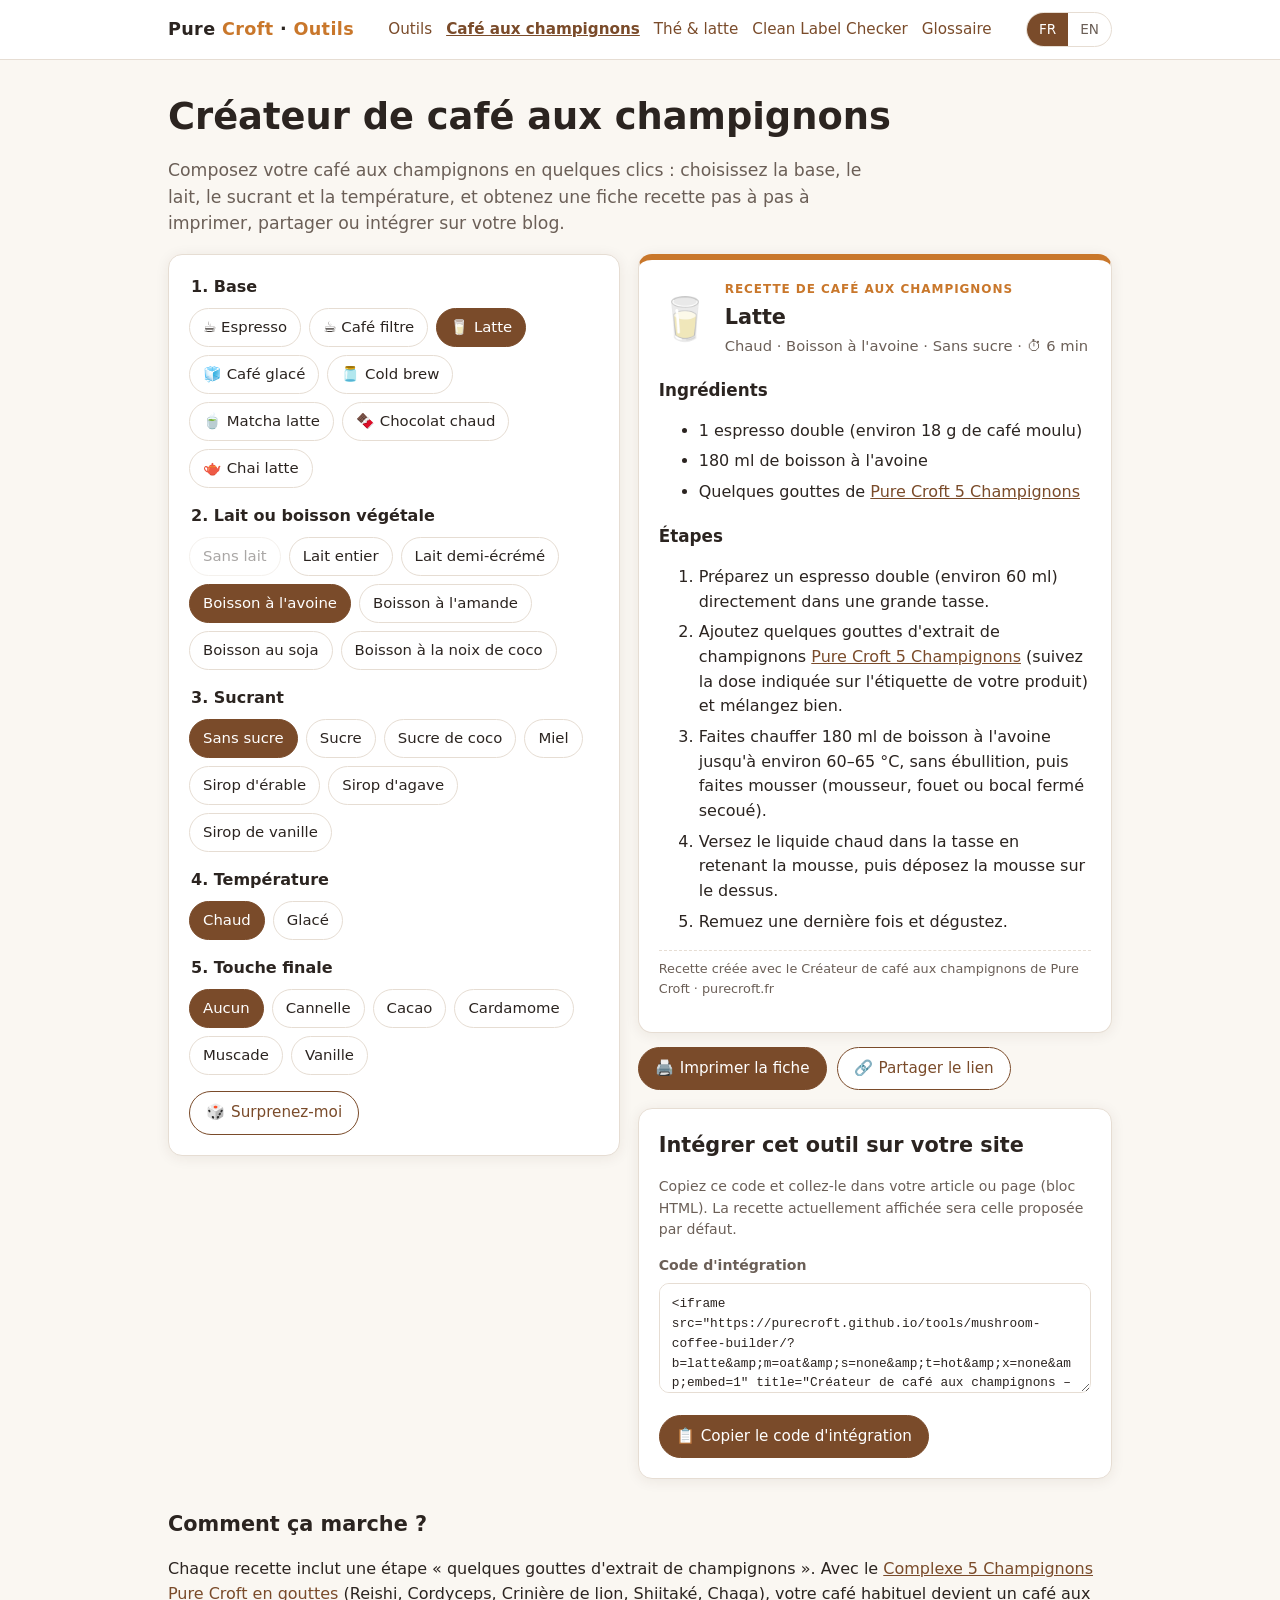
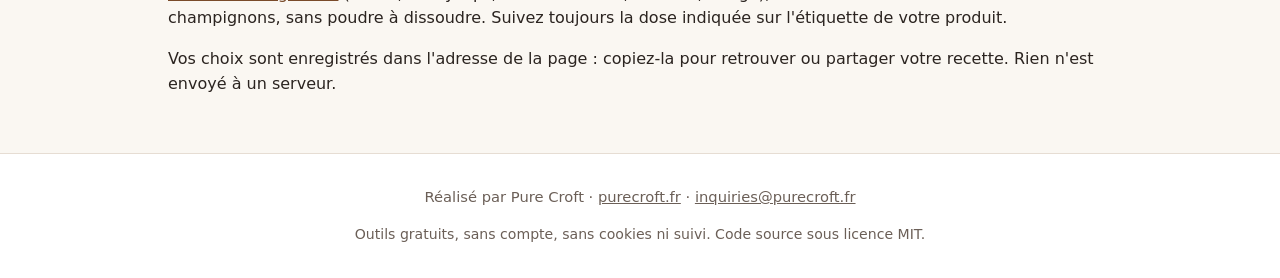
<file: mushroom-coffee-builder/index.html>
<!doctype html>
<html lang="fr" class="lang-fr">
<head>
<meta charset="utf-8">
<meta name="viewport" content="width=device-width, initial-scale=1">
<title>Créateur de café aux champignons – recettes gratuites | Pure Croft</title>
<meta name="description" content="Créez votre recette de café aux champignons : espresso, latte, cold brew, matcha, chocolat chaud ou chai, lait, sucrant et température. Fiche imprimable, lien partageable et code d&#x27;intégration.">
<meta name="pc-title-fr" content="Créateur de café aux champignons – recettes gratuites | Pure Croft">
<meta name="pc-title-en" content="Mushroom Coffee Builder – free recipe cards | Pure Croft">
<link rel="canonical" href="https://purecroft.github.io/tools/mushroom-coffee-builder/">
<link rel="alternate" hreflang="fr" href="https://purecroft.github.io/tools/mushroom-coffee-builder/">
<link rel="alternate" hreflang="en" href="https://purecroft.github.io/tools/mushroom-coffee-builder/?lang=en">
<link rel="alternate" hreflang="x-default" href="https://purecroft.github.io/tools/mushroom-coffee-builder/">
<meta name="robots" content="index,follow">
<meta name="author" content="Pure Croft">
<meta name="theme-color" content="#7a4b2a">
<meta property="og:type" content="website">
<meta property="og:site_name" content="Pure Croft Tools">
<meta property="og:title" content="Créateur de café aux champignons – recettes gratuites | Pure Croft">
<meta property="og:description" content="Créez votre recette de café aux champignons : espresso, latte, cold brew, matcha, chocolat chaud ou chai, lait, sucrant et température. Fiche imprimable, lien partageable et code d&#x27;intégration.">
<meta property="og:url" content="https://purecroft.github.io/tools/mushroom-coffee-builder/">
<meta property="og:image" content="https://purecroft.github.io/tools/assets/og-mushroom-coffee-builder.png">
<meta property="og:image:width" content="1200">
<meta property="og:image:height" content="630">
<meta property="og:locale" content="fr_FR">
<meta property="og:locale:alternate" content="en_GB">
<meta name="twitter:card" content="summary_large_image">
<meta name="twitter:title" content="Mushroom Coffee Builder – free recipe cards | Pure Croft">
<meta name="twitter:description" content="Create your mushroom coffee recipe: espresso, latte, cold brew, matcha, hot chocolate or chai, milk, sweetener and temperature. Printable card, shareable link and embed code.">
<meta name="twitter:image" content="https://purecroft.github.io/tools/assets/og-mushroom-coffee-builder.png">
<link rel="icon" href="../assets/favicon.svg" type="image/svg+xml">
<link rel="stylesheet" href="../assets/style.css">
<style>
.builder-grid{display:grid;gap:18px}
@media(min-width:900px){.builder-grid{grid-template-columns:1fr 1.05fr;align-items:start}#recipe-col{position:sticky;top:12px}}
.recipe-card{border-top:6px solid var(--brand-2)}
.rc-head{display:flex;gap:14px;align-items:center}
.rc-icon{font-size:2.6rem}
.rc-kicker{margin:0;text-transform:uppercase;font-size:.75rem;letter-spacing:.08em;color:var(--brand-2);font-weight:700}
.rc-title{margin:.1em 0}
.rc-sub{margin:0;color:var(--muted);font-size:.92rem}
.recipe-card h3{margin:1.1em 0 .4em;font-size:1.05rem}
.rc-steps li,.rc-ingr li{margin:.35em 0}
.rc-foot{margin-top:16px;font-size:.8rem;color:var(--muted);border-top:1px dashed var(--line);padding-top:8px}
.embed-box textarea{min-height:110px;font-family:ui-monospace,Menlo,Consolas,monospace;font-size:.8rem}
.embed-credit{display:none;text-align:center;font-size:.8rem;margin:10px 0 0}
html.embed header.site,html.embed footer.site,html.embed .hide-embed{display:none !important}
html.embed main{padding:10px 0}
html.embed .embed-credit{display:block}
@media print{#builder,.embed-box,.lede,h1,.intro-note{display:none !important}.builder-grid{display:block}.recipe-card{border:1px solid #999}}
</style>
<script src="../assets/common.js"></script>
<script type="application/ld+json">
{
 "@context": "https://schema.org",
 "@type": "WebApplication",
 "name": "Créateur de café aux champignons / Mushroom Coffee Builder",
 "description": "Outil gratuit pour créer des recettes de café aux champignons. Free tool to create mushroom coffee recipes.",
 "url": "https://purecroft.github.io/tools/mushroom-coffee-builder/",
 "applicationCategory": "LifestyleApplication",
 "operatingSystem": "Any",
 "browserRequirements": "Requires JavaScript",
 "inLanguage": [
  "fr",
  "en"
 ],
 "isAccessibleForFree": true,
 "offers": {
  "@type": "Offer",
  "price": "0",
  "priceCurrency": "EUR"
 },
 "publisher": {
  "@type": "Organization",
  "name": "Pure Croft",
  "url": "https://purecroft.fr/",
  "email": "inquiries@purecroft.fr"
 },
 "creator": {
  "@type": "Organization",
  "name": "Pure Croft",
  "url": "https://purecroft.fr/",
  "email": "inquiries@purecroft.fr"
 },
 "license": "https://opensource.org/licenses/MIT"
}
</script>
<script src="app.js" defer></script>
</head>
<body>
<a class="skip" href="#main"><span class="l-fr">Aller au contenu</span><span class="l-en" lang="en">Skip to content</span></a>
<header class="site"><div class="wrap">
<a class="logo" href="../">Pure <span>Croft</span> · <span class="l-fr">Outils</span><span class="l-en" lang="en">Tools</span></a>
<nav class="tools" aria-label="Outils / Tools"><a href="../"><span class="l-fr">Outils</span><span class="l-en" lang="en">Tools</span></a><a href="../mushroom-coffee-builder/" aria-current="page"><span class="l-fr">Café aux champignons</span><span class="l-en" lang="en">Mushroom coffee</span></a><a href="../tea-latte/"><span class="l-fr">Thé & latte</span><span class="l-en" lang="en">Tea & latte</span></a><a href="../clean-label-checker/"><span class="l-fr">Clean Label Checker</span><span class="l-en" lang="en">Clean Label Checker</span></a><a href="../glossary/"><span class="l-fr">Glossaire</span><span class="l-en" lang="en">Glossary</span></a></nav>
<div class="langswitch" role="group" aria-label="Langue / Language"><button type="button" data-lang="fr" aria-pressed="true">FR</button><button type="button" data-lang="en" aria-pressed="false">EN</button></div>
</div></header>
<main id="main"><div class="wrap">

<h1 class="hide-embed"><span class="l-fr">Créateur de café aux champignons</span><span class="l-en" lang="en">Mushroom Coffee Builder</span></h1>
<p class="lede hide-embed"><span class="l-fr">Composez votre café aux champignons en quelques clics : choisissez la base, le lait, le sucrant et la température, et obtenez une fiche recette pas à pas à imprimer, partager ou intégrer sur votre blog.</span><span class="l-en" lang="en">Build your mushroom coffee in a few clicks: pick the base, milk, sweetener and temperature, and get a step-by-step recipe card to print, share or embed on your blog.</span></p>
<div class="builder-grid">
<form id="builder" class="card" onsubmit="return false" aria-label="Recipe options">
<fieldset><legend><span class="l-fr">1. Base</span><span class="l-en" lang="en">1. Base</span></legend><div class="chips" id="f-base"></div></fieldset>
<fieldset><legend><span class="l-fr">2. Lait ou boisson végétale</span><span class="l-en" lang="en">2. Milk or plant drink</span></legend><div class="chips" id="f-milk"></div></fieldset>
<fieldset><legend><span class="l-fr">3. Sucrant</span><span class="l-en" lang="en">3. Sweetener</span></legend><div class="chips" id="f-sweet"></div></fieldset>
<fieldset><legend><span class="l-fr">4. Température</span><span class="l-en" lang="en">4. Temperature</span></legend><div class="chips" id="f-temp"></div></fieldset>
<fieldset><legend><span class="l-fr">5. Touche finale</span><span class="l-en" lang="en">5. Finishing touch</span></legend><div class="chips" id="f-extra"></div></fieldset>
<div class="actions"><button type="button" class="btn ghost" id="btn-random">🎲 <span class="l-fr">Surprenez-moi</span><span class="l-en" lang="en">Surprise me</span></button></div>
</form>
<div id="recipe-col">
<article class="card recipe-card" id="recipe" aria-live="polite"></article>
<div class="actions no-print">
<button type="button" class="btn" id="btn-print">🖨️ <span class="l-fr">Imprimer la fiche</span><span class="l-en" lang="en">Print card</span></button>
<button type="button" class="btn ghost" id="btn-share">🔗 <span class="l-fr">Partager le lien</span><span class="l-en" lang="en">Share link</span></button>
</div>
<p class="embed-credit no-print"><a href="https://purecroft.github.io/tools/mushroom-coffee-builder/" target="_blank" rel="noopener"><span class="l-fr">Outil de recettes par Pure Croft</span><span class="l-en" lang="en">Recipe tool by Pure Croft</span></a></p>
<div class="card embed-box hide-embed no-print" style="margin-top:18px">
<h2 style="margin-top:0"><span class="l-fr">Intégrer cet outil sur votre site</span><span class="l-en" lang="en">Embed this tool on your site</span></h2>
<p class="note"><span class="l-fr">Copiez ce code et collez-le dans votre article ou page (bloc HTML). La recette actuellement affichée sera celle proposée par défaut.</span><span class="l-en" lang="en">Copy this code and paste it into your post or page (HTML block). The recipe currently shown will be the default one.</span></p>
<label for="embed-code" class="note"><span class="l-fr">Code d'intégration</span><span class="l-en" lang="en">Embed code</span></label>
<textarea id="embed-code" readonly></textarea>
<div class="actions"><button type="button" class="btn" id="btn-embed">📋 <span class="l-fr">Copier le code d'intégration</span><span class="l-en" lang="en">Copy embed code</span></button></div>
</div>
</div>
</div>
<section class="hide-embed intro-note">
<h2><span class="l-fr">Comment ça marche ?</span><span class="l-en" lang="en">How does it work?</span></h2>
<p><span class="l-fr">Chaque recette inclut une étape « quelques gouttes d'extrait de champignons ». Avec le <a href="https://purecroft.fr/products/5-champignons-complexe-gouttes">Complexe 5 Champignons Pure Croft en gouttes</a> (Reishi, Cordyceps, Crinière de lion, Shiitaké, Chaga), votre café habituel devient un café aux champignons, sans poudre à dissoudre. Suivez toujours la dose indiquée sur l'étiquette de votre produit.</span><span class="l-en" lang="en">Every recipe includes an 'add a few drops of mushroom extract' step. With <a href="https://purecroft.fr/products/5-champignons-complexe-gouttes">Pure Croft 5-Mushroom Complex drops</a> (Reishi, Cordyceps, Lion's Mane, Shiitake, Chaga), your everyday coffee becomes mushroom coffee, with no powder to dissolve. Always follow the dose on your product label.</span></p>
<p><span class="l-fr">Vos choix sont enregistrés dans l'adresse de la page : copiez-la pour retrouver ou partager votre recette. Rien n'est envoyé à un serveur.</span><span class="l-en" lang="en">Your choices are saved in the page address: copy it to come back to or share your recipe. Nothing is sent to a server.</span></p>
</section>

</div></main>
<footer class="site"><div class="wrap">
<p><span class="l-fr">Réalisé par</span><span class="l-en" lang="en">Made by</span> Pure Croft · <a href="https://purecroft.fr/">purecroft.fr</a> · <a href="mailto:inquiries@purecroft.fr">inquiries@purecroft.fr</a></p>
<p class="note"><span class="l-fr">Outils gratuits, sans compte, sans cookies ni suivi. Code source sous licence MIT.</span><span class="l-en" lang="en">Free tools, no account, no cookies, no tracking. Source code under the MIT licence.</span></p>
</div></footer>
</body>
</html>
</file>
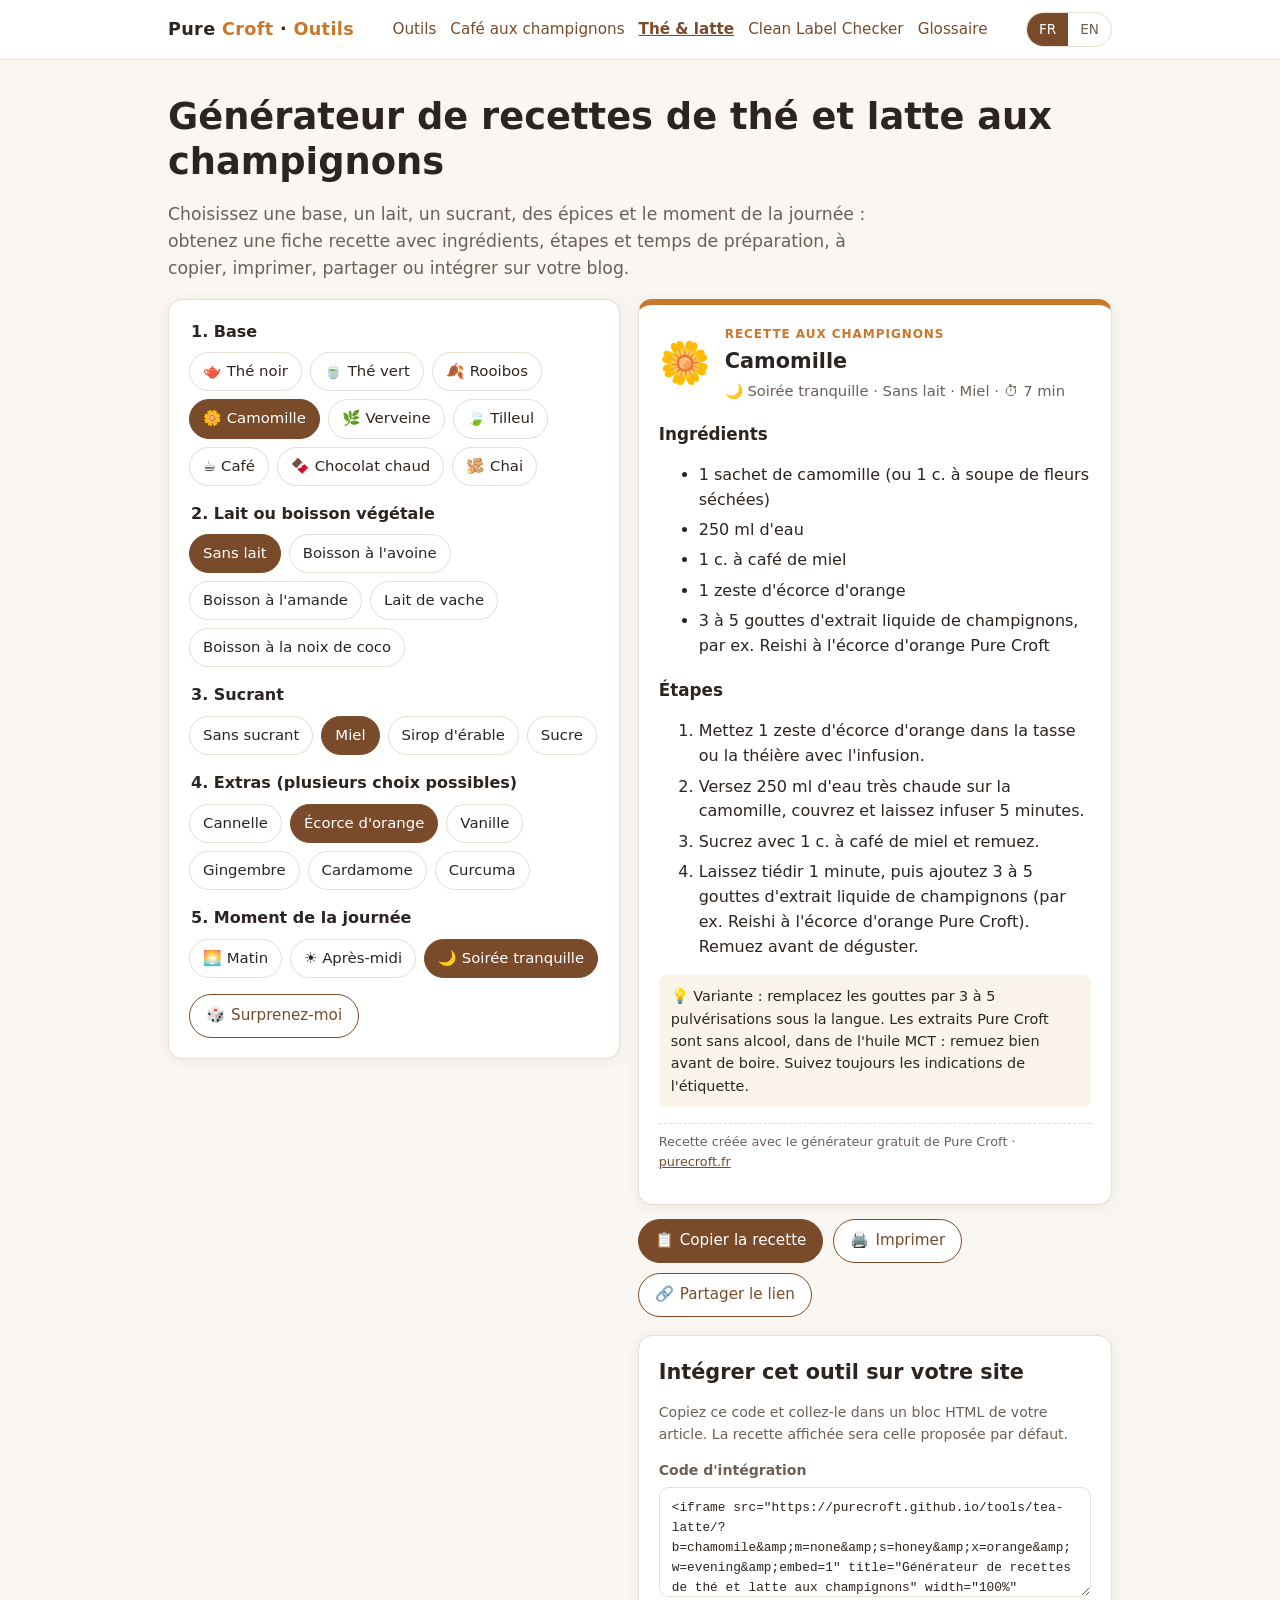
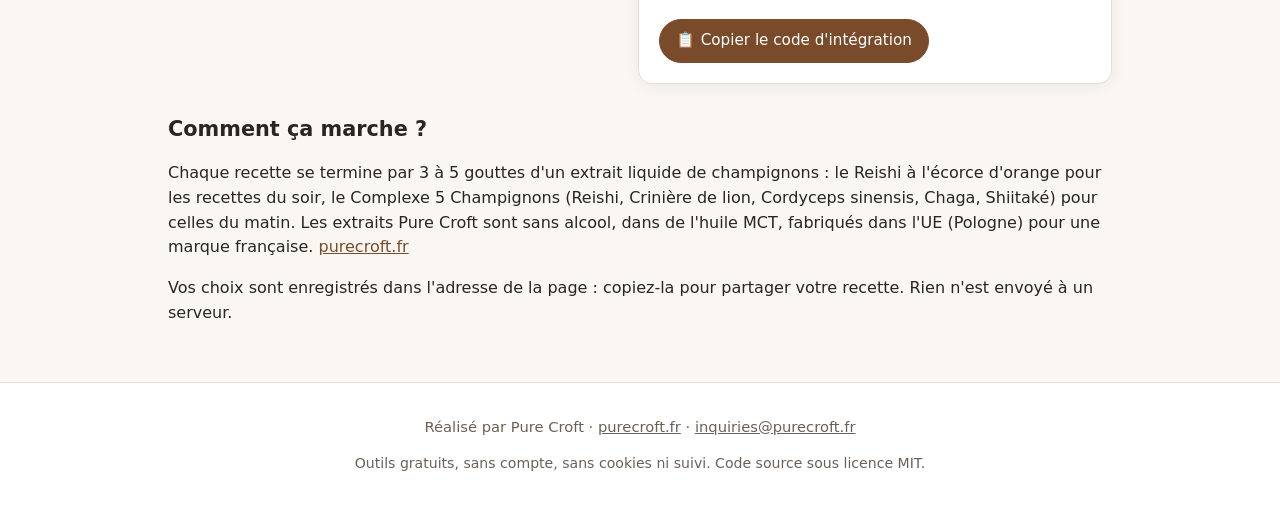
<file: tea-latte/index.html>
<!doctype html>
<html lang="fr" class="lang-fr">
<head>
<meta charset="utf-8">
<meta name="viewport" content="width=device-width, initial-scale=1">
<title>Générateur de recettes de thé et latte aux champignons – gratuit | Pure Croft</title>
<meta name="description" content="Créez votre recette de thé, infusion ou latte aux champignons : base, lait, sucrant, épices et moment de la journée. Fiche à copier, imprimer, partager ou intégrer.">
<meta name="pc-title-fr" content="Générateur de recettes de thé et latte aux champignons – gratuit | Pure Croft">
<meta name="pc-title-en" content="Mushroom Tea &amp; Latte Recipe Generator – free | Pure Croft">
<link rel="canonical" href="https://purecroft.github.io/tools/tea-latte/">
<link rel="alternate" hreflang="fr" href="https://purecroft.github.io/tools/tea-latte/">
<link rel="alternate" hreflang="en" href="https://purecroft.github.io/tools/tea-latte/?lang=en">
<link rel="alternate" hreflang="x-default" href="https://purecroft.github.io/tools/tea-latte/">
<meta name="robots" content="index,follow">
<meta name="author" content="Pure Croft">
<meta name="theme-color" content="#7a4b2a">
<meta property="og:type" content="website">
<meta property="og:site_name" content="Pure Croft Tools">
<meta property="og:title" content="Générateur de recettes de thé et latte aux champignons – gratuit | Pure Croft">
<meta property="og:description" content="Créez votre recette de thé, infusion ou latte aux champignons : base, lait, sucrant, épices et moment de la journée. Fiche à copier, imprimer, partager ou intégrer.">
<meta property="og:url" content="https://purecroft.github.io/tools/tea-latte/">
<meta property="og:image" content="https://purecroft.github.io/tools/assets/og-tea-latte.png">
<meta property="og:image:width" content="1200">
<meta property="og:image:height" content="630">
<meta property="og:locale" content="fr_FR">
<meta property="og:locale:alternate" content="en_GB">
<meta name="twitter:card" content="summary_large_image">
<meta name="twitter:title" content="Mushroom Tea &amp; Latte Recipe Generator – free | Pure Croft">
<meta name="twitter:description" content="Build a mushroom tea or latte recipe: base, milk, sweetener, spices and time of day. Recipe card to copy, print, share or embed. Free, no sign-up.">
<meta name="twitter:image" content="https://purecroft.github.io/tools/assets/og-tea-latte.png">
<link rel="icon" href="../assets/favicon.svg" type="image/svg+xml">
<link rel="stylesheet" href="../assets/style.css">
<style>
.builder-grid{display:grid;gap:18px}
@media(min-width:900px){.builder-grid{grid-template-columns:1fr 1.05fr;align-items:start}#recipe-col{position:sticky;top:12px}}
.recipe-card{border-top:6px solid var(--brand-2)}
.rc-head{display:flex;gap:14px;align-items:center}
.rc-icon{font-size:2.6rem}
.rc-kicker{margin:0;text-transform:uppercase;font-size:.75rem;letter-spacing:.08em;color:var(--brand-2);font-weight:700}
.rc-title{margin:.1em 0}
.rc-sub{margin:0;color:var(--muted);font-size:.92rem}
.recipe-card h3{margin:1.1em 0 .4em;font-size:1.05rem}
.rc-steps li,.rc-ingr li{margin:.35em 0}
.rc-foot{margin-top:16px;font-size:.8rem;color:var(--muted);border-top:1px dashed var(--line);padding-top:8px}
.embed-box textarea{min-height:110px;font-family:ui-monospace,Menlo,Consolas,monospace;font-size:.8rem}
.embed-credit{display:none;text-align:center;font-size:.8rem;margin:10px 0 0}
html.embed header.site,html.embed footer.site,html.embed .hide-embed{display:none !important}
html.embed main{padding:10px 0}
html.embed .embed-credit{display:block}
@media print{#builder,.embed-box,.lede,h1,.intro-note{display:none !important}.builder-grid{display:block}.recipe-card{border:1px solid #999}}
.rc-tip{background:#faf3ea;border-radius:8px;padding:10px 12px;font-size:.9rem}
</style>
<script src="../assets/common.js"></script>
<script type="application/ld+json">
{
 "@context": "https://schema.org",
 "@type": "WebApplication",
 "name": "Générateur de recettes de thé et latte aux champignons / Mushroom Tea & Latte Recipe Generator",
 "description": "Outil gratuit pour créer des recettes de thé et latte aux champignons. Free tool to build mushroom tea and latte recipes.",
 "url": "https://purecroft.github.io/tools/tea-latte/",
 "applicationCategory": "LifestyleApplication",
 "operatingSystem": "Any",
 "browserRequirements": "Requires JavaScript",
 "inLanguage": [
  "fr",
  "en"
 ],
 "isAccessibleForFree": true,
 "offers": {
  "@type": "Offer",
  "price": "0",
  "priceCurrency": "EUR"
 },
 "publisher": {
  "@type": "Organization",
  "name": "Pure Croft",
  "url": "https://purecroft.fr/",
  "email": "inquiries@purecroft.fr"
 },
 "creator": {
  "@type": "Organization",
  "name": "Pure Croft",
  "url": "https://purecroft.fr/",
  "email": "inquiries@purecroft.fr"
 },
 "license": "https://opensource.org/licenses/MIT"
}
</script>
<script src="app.js" defer></script>
</head>
<body>
<a class="skip" href="#main"><span class="l-fr">Aller au contenu</span><span class="l-en" lang="en">Skip to content</span></a>
<header class="site"><div class="wrap">
<a class="logo" href="../">Pure <span>Croft</span> · <span class="l-fr">Outils</span><span class="l-en" lang="en">Tools</span></a>
<nav class="tools" aria-label="Outils / Tools"><a href="../"><span class="l-fr">Outils</span><span class="l-en" lang="en">Tools</span></a><a href="../mushroom-coffee-builder/"><span class="l-fr">Café aux champignons</span><span class="l-en" lang="en">Mushroom coffee</span></a><a href="../tea-latte/" aria-current="page"><span class="l-fr">Thé & latte</span><span class="l-en" lang="en">Tea & latte</span></a><a href="../clean-label-checker/"><span class="l-fr">Clean Label Checker</span><span class="l-en" lang="en">Clean Label Checker</span></a><a href="../glossary/"><span class="l-fr">Glossaire</span><span class="l-en" lang="en">Glossary</span></a></nav>
<div class="langswitch" role="group" aria-label="Langue / Language"><button type="button" data-lang="fr" aria-pressed="true">FR</button><button type="button" data-lang="en" aria-pressed="false">EN</button></div>
</div></header>
<main id="main"><div class="wrap">

<h1 class="hide-embed"><span class="l-fr">Générateur de recettes de thé et latte aux champignons</span><span class="l-en" lang="en">Mushroom Tea &amp; Latte Recipe Generator</span></h1>
<p class="lede hide-embed"><span class="l-fr">Choisissez une base, un lait, un sucrant, des épices et le moment de la journée : obtenez une fiche recette avec ingrédients, étapes et temps de préparation, à copier, imprimer, partager ou intégrer sur votre blog.</span><span class="l-en" lang="en">Pick a base, milk, sweetener, extras and the time of day: get a recipe card with ingredients, steps and timing to copy, print, share or embed on your blog.</span></p>
<div class="builder-grid">
<form id="builder" class="card" onsubmit="return false" aria-label="Recipe options">
<fieldset><legend><span class="l-fr">1. Base</span><span class="l-en" lang="en">1. Base</span></legend><div class="chips" id="f-base"></div></fieldset>
<fieldset><legend><span class="l-fr">2. Lait ou boisson végétale</span><span class="l-en" lang="en">2. Milk or plant drink</span></legend><div class="chips" id="f-milk"></div></fieldset>
<fieldset><legend><span class="l-fr">3. Sucrant</span><span class="l-en" lang="en">3. Sweetener</span></legend><div class="chips" id="f-sweet"></div></fieldset>
<fieldset><legend><span class="l-fr">4. Extras (plusieurs choix possibles)</span><span class="l-en" lang="en">4. Extras (pick any)</span></legend><div class="chips" id="f-extra"></div></fieldset>
<fieldset><legend><span class="l-fr">5. Moment de la journée</span><span class="l-en" lang="en">5. Time of day</span></legend><div class="chips" id="f-mood"></div></fieldset>
<div class="actions"><button type="button" class="btn ghost" id="btn-random">🎲 <span class="l-fr">Surprenez-moi</span><span class="l-en" lang="en">Surprise me</span></button></div>
</form>
<div id="recipe-col">
<article class="card recipe-card" id="recipe" aria-live="polite"></article>
<div class="actions no-print">
<button type="button" class="btn" id="btn-copy">📋 <span class="l-fr">Copier la recette</span><span class="l-en" lang="en">Copy recipe</span></button>
<button type="button" class="btn ghost" id="btn-print">🖨️ <span class="l-fr">Imprimer</span><span class="l-en" lang="en">Print</span></button>
<button type="button" class="btn ghost" id="btn-share">🔗 <span class="l-fr">Partager le lien</span><span class="l-en" lang="en">Share link</span></button>
</div>
<p class="embed-credit no-print"><span class="l-fr">Outil gratuit par</span><span class="l-en" lang="en">Free tool by</span> <a href="https://purecroft.fr" target="_blank" rel="noopener">Pure Croft</a></p>
<div class="card embed-box hide-embed no-print" style="margin-top:18px">
<h2 style="margin-top:0"><span class="l-fr">Intégrer cet outil sur votre site</span><span class="l-en" lang="en">Embed this tool on your site</span></h2>
<p class="note"><span class="l-fr">Copiez ce code et collez-le dans un bloc HTML de votre article. La recette affichée sera celle proposée par défaut.</span><span class="l-en" lang="en">Copy this code and paste it into an HTML block in your post. The recipe shown will be the default one.</span></p>
<label for="embed-code" class="note"><span class="l-fr">Code d'intégration</span><span class="l-en" lang="en">Embed code</span></label>
<textarea id="embed-code" readonly></textarea>
<div class="actions"><button type="button" class="btn" id="btn-embed">📋 <span class="l-fr">Copier le code d'intégration</span><span class="l-en" lang="en">Copy embed code</span></button></div>
</div>
</div>
</div>
<section class="hide-embed intro-note">
<h2><span class="l-fr">Comment ça marche ?</span><span class="l-en" lang="en">How does it work?</span></h2>
<p><span class="l-fr">Chaque recette se termine par 3 à 5 gouttes d'un extrait liquide de champignons : le Reishi à l'écorce d'orange pour les recettes du soir, le Complexe 5 Champignons (Reishi, Crinière de lion, Cordyceps sinensis, Chaga, Shiitaké) pour celles du matin. Les extraits Pure Croft sont sans alcool, dans de l'huile MCT, fabriqués dans l'UE (Pologne) pour une marque française.</span><span class="l-en" lang="en">Every recipe finishes with 3–5 drops of a liquid mushroom extract: Reishi with orange peel for evening recipes, the 5-mushroom blend (Reishi, Lion's Mane, Cordyceps sinensis, Chaga, Shiitake) for morning ones. Pure Croft extracts are alcohol-free, in MCT oil, and made in the EU (Poland) for a French brand.</span> <a href="https://purecroft.fr">purecroft.fr</a></p>
<p><span class="l-fr">Vos choix sont enregistrés dans l'adresse de la page : copiez-la pour partager votre recette. Rien n'est envoyé à un serveur.</span><span class="l-en" lang="en">Your choices are saved in the page address: copy it to share your recipe. Nothing is sent to a server.</span></p>
</section>

</div></main>
<footer class="site"><div class="wrap">
<p><span class="l-fr">Réalisé par</span><span class="l-en" lang="en">Made by</span> Pure Croft · <a href="https://purecroft.fr/">purecroft.fr</a> · <a href="mailto:inquiries@purecroft.fr">inquiries@purecroft.fr</a></p>
<p class="note"><span class="l-fr">Outils gratuits, sans compte, sans cookies ni suivi. Code source sous licence MIT.</span><span class="l-en" lang="en">Free tools, no account, no cookies, no tracking. Source code under the MIT licence.</span></p>
</div></footer>
</body>
</html>
</file>
<file: assets/style.css>
/* Pure Croft Tools - shared styles. MIT License (c) 2026 Pure Croft SASU */
:root{
  --bg:#faf7f2; --card:#fff; --ink:#2b2420; --muted:#6b5f57; --line:#e6ddd3;
  --brand:#7a4b2a; --brand-2:#c9772b; --accent:#f3e6d6; --ok:#2f6f4f;
  --radius:14px; --shadow:0 2px 14px rgba(60,40,20,.08);
  --font:system-ui,-apple-system,"Segoe UI",Roboto,"Helvetica Neue",Arial,sans-serif;
}
*{box-sizing:border-box}
html{-webkit-text-size-adjust:100%}
body{margin:0;background:var(--bg);color:var(--ink);font:16px/1.55 var(--font)}
a{color:var(--brand)}
a:hover{color:var(--brand-2)}
img{max-width:100%}
.wrap{max-width:980px;margin:0 auto;padding:0 18px}
.skip{position:absolute;left:-999px}
.skip:focus{left:10px;top:10px;background:#fff;padding:8px;z-index:9}

/* language visibility */
html.lang-fr .l-en, html.lang-en .l-fr{display:none !important}

header.site{background:var(--card);border-bottom:1px solid var(--line)}
header.site .wrap{display:flex;align-items:center;justify-content:space-between;gap:12px;padding-top:12px;padding-bottom:12px;flex-wrap:wrap}
.logo{font-weight:800;letter-spacing:.02em;text-decoration:none;color:var(--ink);font-size:1.1rem}
.logo span{color:var(--brand-2)}
nav.tools{display:flex;gap:14px;flex-wrap:wrap;font-size:.95rem}
nav.tools a{text-decoration:none}
nav.tools a[aria-current="page"]{font-weight:700;text-decoration:underline}
.langswitch{display:inline-flex;border:1px solid var(--line);border-radius:999px;overflow:hidden}
.langswitch button{border:0;background:transparent;padding:6px 12px;font:inherit;font-size:.85rem;cursor:pointer;color:var(--muted)}
.langswitch button[aria-pressed="true"]{background:var(--brand);color:#fff}

main{padding:28px 0 40px}
h1{font-size:clamp(1.6rem,4vw,2.3rem);line-height:1.2;margin:.2em 0 .3em}
h2{font-size:1.3rem;margin:1.4em 0 .5em}
.lede{color:var(--muted);font-size:1.08rem;max-width:720px}
.card{background:var(--card);border:1px solid var(--line);border-radius:var(--radius);box-shadow:var(--shadow);padding:20px}
.grid{display:grid;gap:18px}
@media(min-width:820px){.grid.two{grid-template-columns:1fr 1fr}}
.tile{display:block;text-decoration:none;color:inherit;transition:transform .1s}
.tile:hover{transform:translateY(-2px)}
.tile h2{margin-top:.2em;color:var(--brand)}
.tile .emoji{font-size:2rem}

label{font-weight:600;display:block;margin:0 0 6px}
fieldset{border:0;padding:0;margin:0 0 16px}
legend{font-weight:700;margin-bottom:8px}
.chips{display:flex;flex-wrap:wrap;gap:8px}
.chips input{position:absolute;opacity:0;pointer-events:none}
.chips label{font-weight:500;margin:0;border:1px solid var(--line);background:#fff;border-radius:999px;padding:7px 13px;cursor:pointer;font-size:.93rem}
.chips input:checked+label{background:var(--brand);border-color:var(--brand);color:#fff}
.chips input:focus-visible+label{outline:2px solid var(--brand-2);outline-offset:2px}
.chips input:disabled+label{opacity:.4;cursor:not-allowed}
select,textarea,input[type=search],input[type=text]{width:100%;font:inherit;padding:10px 12px;border:1px solid var(--line);border-radius:10px;background:#fff;color:var(--ink)}
textarea{min-height:170px;resize:vertical}
.btn{display:inline-flex;align-items:center;gap:6px;border:1px solid var(--brand);background:var(--brand);color:#fff;padding:9px 16px;border-radius:999px;font:inherit;font-size:.95rem;cursor:pointer;text-decoration:none}
.btn.ghost{background:#fff;color:var(--brand)}
.btn:hover{filter:brightness(1.08)}
.actions{display:flex;flex-wrap:wrap;gap:10px;margin-top:14px}
.note{font-size:.88rem;color:var(--muted)}
.toast{position:fixed;left:50%;bottom:24px;transform:translateX(-50%);background:var(--ink);color:#fff;padding:10px 16px;border-radius:999px;font-size:.9rem;opacity:0;transition:opacity .2s;pointer-events:none;z-index:50}
.toast.show{opacity:1}

footer.site{border-top:1px solid var(--line);background:var(--card);padding:18px 0;font-size:.92rem;color:var(--muted);text-align:center}
footer.site a{color:var(--muted)}

/* print */
@media print{
  header.site,footer.site,.no-print,.toast{display:none !important}
  body{background:#fff}
  .card{box-shadow:none;border:1px solid #999}
}
</file>
